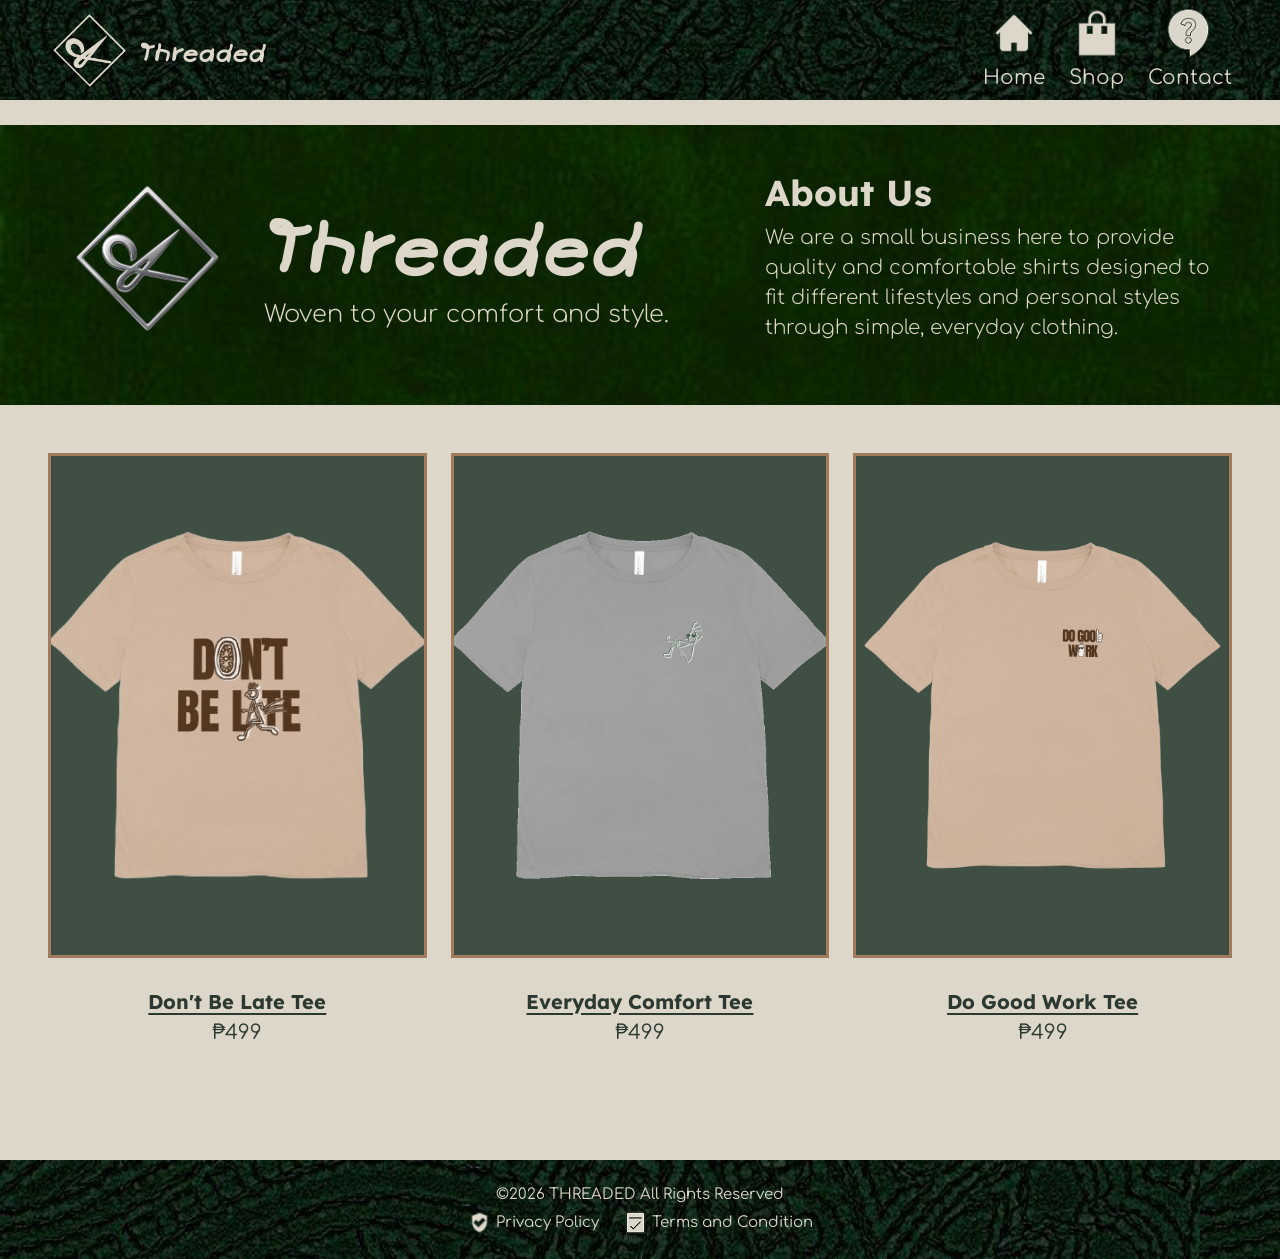
<file: index.html>
<!doctype html>
<html lang="en">

<head>
    <meta charset="utf-8">
    <meta name="viewport" content="width=device-width, initial-scale=1">
    <title>Threaded - Home</title>
    <link href="https://cdn.jsdelivr.net/npm/bootstrap@5.3.3/dist/css/bootstrap.min.css" rel="stylesheet">
    <link rel="preconnect" href="https://fonts.googleapis.com">
    <link rel="preconnect" href="https://fonts.gstatic.com" crossorigin>
    <link
        href="https://fonts.googleapis.com/css2?family=Comfortaa:wght@300;400;700&family=Lexend:wght@300;400;700&family=Tilt+Neon:XROT,YROT@-45..45,-45..45&display=swap"
        rel="stylesheet">
    <link rel="stylesheet" href="css/wifivestyle.css">
</head>
    
<body>

    <header class="site-header py-3">
        <div class="container-fluid px-3 px-md-5 d-flex justify-content-between align-items-center">
            <div class="logo d-flex align-items-center">
                <img src="img/threadedlogo-simplelight.png" alt="Threaded Logo Simple Light" class="me-2" style="width: 83px; height: 83px; object-fit: contain;">
                <span class="logo-text" style="font-family: 'Tilt Neon', sans-serif; font-variation-settings: 'XROT' 13, 'YROT' 45;">Threaded</span>
            </div>
            <nav>
                <ul class="d-flex gap-4 list-unstyled mb-0 text-center">
                    <li>
                        <a href="index.html" class="d-flex flex-column align-items-center text-decoration-none">
                            <img src="img/home-icon-light.png" alt="Navigate to Home" class="nav-icon">
                            Home
                        </a>
                    </li>
                    <li>
                        <a href="index.html#products-section" class="d-flex flex-column align-items-center text-decoration-none">
                            <img src="img/shop-icon-light.png" alt="Navigate to Shop" class="nav-icon">
                            Shop
                        </a>
                    </li>
                    <li>
                        <a href="contact.html" class="d-flex flex-column align-items-center text-decoration-none">
                            <img src="img/contact-icon-light.png" alt="Navigate to Contact Us" class="nav-icon">
                            Contact
                        </a>
                    </li>
                </ul>
            </nav>
        </div>
    </header>

    <main>
        <section class="hero-section">
            <div class="container-fluid px-5">
                <div class="row align-items-center text-center text-xl-start">
                    
                    <div class="col-xl-7 d-flex flex-column flex-xl-row align-items-center justify-content-center justify-content-xl-start">
                        <img src="img/threadedlogo.png" alt="Threaded Logo" class="mb-3 mb-xl-0 me-xl-3" style="width: 200px; height: 200px; object-fit: contain;">
                        <div class="brand-text">
                            <h1 class="brand-title">Threaded</h1>
                            <p class="brand-tagline">Woven to your comfort and style.</p>
                        </div>
                    </div>
        
                    <div class="col-xl-5 mt-5 mt-xl-0 px-4">
                        <h2 class="fw-bold" style="color: #DCD7C9 !important;">About Us</h2>
                        <p class="about-text mx-auto mx-xl-0" style="max-width: 600px;">We are a small business here to provide quality and comfortable shirts
                            designed to fit different lifestyles and personal styles through simple, everyday clothing.
                        </p>
                    </div>
                </div>
            </div>
        </section>

        <section id="products-section" class="products container-fluid px-5 py-5" tabindex="-1">
            <div class="row g-4">
                <article class="col-md-4">
                    <div class="product-card">
                        <img src="img/dontbelate-beige-tee" alt="Don't Be Late Tee"
                            class="product-img-placeholder img-fluid object-fit-cover w-100">
                        <h3 class="product-title mt-3">
                            <a href="solo-product-1.html">Don't Be Late Tee</a>
                        </h3>
                        <p class="product-price">₱499</p>
                    </div>
                </article>
        
                <article class="col-md-4">
                    <div class="product-card">
                        <img src="img/everydaycomfort-gray-tee" alt="Everyday Comfort Tee"
                            class="product-img-placeholder img-fluid object-fit-cover w-100">
                        <h3 class="product-title mt-3">
                            <a href="solo-product-2.html">Everyday Comfort Tee</a>
                        </h3>
                        <p class="product-price">₱499</p>
                    </div>
                </article>
        
                <article class="col-md-4">
                    <div class="product-card">
                        <img src="img/dogoodwork-beige-tee.png" alt="Do Good Work Tee"
                            class="product-img-placeholder img-fluid object-fit-cover w-100">
                        <h3 class="product-title mt-3">
                            <a href="solo-product-3.html">Do Good Work Tee</a>
                        </h3>
                        <p class="product-price">₱499</p>
                    </div>
                </article>
            </div>
        </section>
    </main>

<footer class="site-footer text-center mt-5">
    <div class="container-fluid px-5">
            <p class="mb-1">©2026 THREADED All Rights Reserved</p>
            <div class="d-flex justify-content-center gap-4">
                <a href="privacy.html" class="d-inline-flex align-items-center">
                    <img src="img/privacypolicy-icon-light.png" alt="Privacy Policy Icon" class="footer-icon me-1">
                    Privacy Policy
                </a>
                <a href="terms.html" class="d-inline-flex align-items-center">
                    <img src="img/termsandcondition-icon-light.png" alt="Terms and Condition Icon" class="footer-icon me-1">
                    Terms and Condition
                </a>
            </div>
        </div>
    </footer>

</body>

</html>
</file>
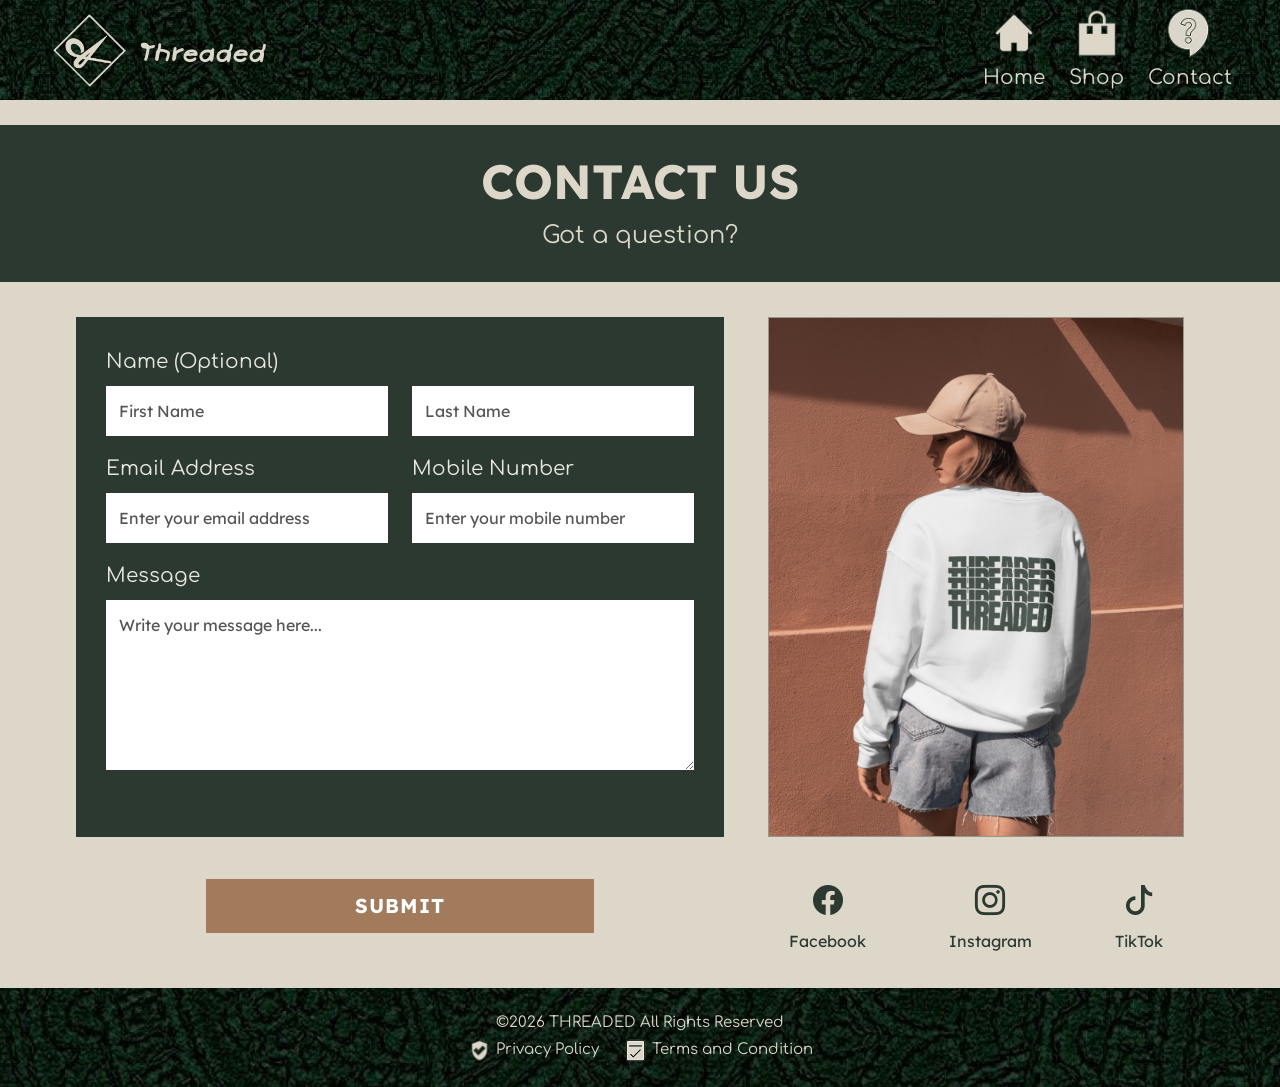
<file: contact.html>
<!DOCTYPE html>
<html lang="en">

<head>
    <meta charset="UTF-8">
    <meta name="viewport" content="width=device-width, initial-scale=1.0">

    <title>Threaded - Contact Us</title>

    <!-- BOOTSTRAP CSS -->
    <link href="https://cdn.jsdelivr.net/npm/bootstrap@5.3.3/dist/css/bootstrap.min.css"
        rel="stylesheet">

    <!-- GOOGLE FONTS -->
    <link rel="preconnect" href="https://fonts.googleapis.com">
    <link rel="preconnect" href="https://fonts.gstatic.com" crossorigin>

    <link href="https://fonts.googleapis.com/css2?family=Comfortaa:wght@300;400;700&family=Lexend:wght@300;400;700&family=Tilt+Neon:XROT,YROT@-45..45,-45..45&display=swap"
        rel="stylesheet">

    <!-- BOOTSTRAP ICONS -->
    <link rel="stylesheet"
        href="https://cdn.jsdelivr.net/npm/bootstrap-icons@1.11.3/font/bootstrap-icons.min.css">


    <style>

        /* =========================================
           GENERAL WEBSITE STYLES
        ========================================= */

        :root {
            --primary-green: #2C3930;
            --secondary-green: #3F4F44;
            --brand-tan: #A27B5C;
            --bg-beige: #DCD7C9;

            --font-heading: 'Lexend', sans-serif;
            --font-body: 'Comfortaa', sans-serif;
            --font-logo: 'Tilt Neon', sans-serif;
        }

        *,
        *::before,
        *::after {
            box-sizing: border-box;
            margin: 0;
            padding: 0;
        }

        html,
        body {
            min-height: 100%;
        }

        body {
            background-color: var(--bg-beige);
            font-family: var(--font-body);
            color: var(--primary-green);

            display: flex;
            flex-direction: column;

            min-height: 100vh;
        }

        .contact-page {
            min-height: 100vh;
            display: flex;
            flex-direction: column;
        }

        main {
            flex-grow: 1;
        }

        h1, h2, h3, h4, h5, h6 {
            font-family: var(--font-heading);
            color: var(--primary-green);
        }

        a {
            color: var(--primary-green);
        }


        /* =========================================
           HEADER AND NAVIGATION
        ========================================= */

        .site-header {
            background-color: rgba(44, 57, 48, 0.85);
            background-image: url('img/headerfooter-bg.jpg');
            background-repeat: repeat;
            background-position: center center;

            color: var(--bg-beige);

            width: 100%;
            height: 100px;

            display: flex;
            align-items: center;

            padding: 15px 0;

            flex-shrink: 0;
        }

        .logo-text {
            font-family: var(--font-logo);
            font-weight: 400;
            font-variation-settings: 'XROT' 13, 'YROT' 45;

            color: var(--bg-beige);
            font-size: 32px;
        }

        .site-header a {
            color: var(--bg-beige);
            text-decoration: none;
            font-size: 20px;
        }

        .site-header a:hover {
            color: var(--brand-tan);
        }

        .nav-icon {
            width: 50px;
            height: 50px;
            margin-bottom: 5px;
            object-fit: contain;
        }


        /* =========================================
           EMPTY BEIGE SPACE
        ========================================= */

        .contact-title {
            width: 100%;
            height: 25px;
            background-color: var(--bg-beige);
        }


        /* =========================================
           CONTACT US HEADING
        ========================================= */

        .contact-subtitle {
            width: 100%;
            background-color: var(--primary-green);
            text-align: center;
            padding: 28px 15px;
        }

        .contact-subtitle h1 {
            font-family: var(--font-heading);
            font-size: 48px;
            font-weight: 700;
            color: var(--bg-beige);
            margin-bottom: 7px;
        }

        .contact-subtitle p {
            font-family: var(--font-body);
            font-size: 24px;
            color: var(--bg-beige);
            margin: 0;
        }


        /* =========================================
           MAIN CONTACT SECTION
        ========================================= */

        .contact-section {
            width: 100%;
            flex-grow: 1;
            padding: 35px 5%;
            background-color: var(--bg-beige);
        }


        /* =========================================
           CONTACT FORM
        ========================================= */

        .contact-form {
            background-color: var(--primary-green);
            padding: 30px;

            height: 520px;
            min-height: 520px;
            width: 100%;
        }

        .contact-form label {
            display: block;
            color: #E8E8DF;

            font-family: var(--font-body);
            font-size: 20px;

            margin-bottom: 9px;
        }


        /* =========================================
           FORM INPUT FIELDS
        ========================================= */

        .contact-form .form-control {
            background-color: #FFFFFF;
            color: var(--primary-green);

            border: none;
            border-radius: 0;

            font-family: var(--font-heading);
            font-size: 16px;

            margin-bottom: 18px;
            padding: 13px;
        }

        .contact-form .form-control::placeholder {
            color: #555555;
            opacity: 1;
        }

        .contact-form .form-control:focus {
            background-color: #FFFFFF;
            color: var(--primary-green);

            box-shadow: 0 0 0 2px var(--brand-tan);
        }

        .contact-form textarea {
            resize: vertical;
            min-height: 130px;
        }


        /* =========================================
           REAL CONTACT IMAGE
           416 X 520 PX
        ========================================= */

        .contact-image {
            display: block;

            width: 416px;
            max-width: 100%;
            height: 520px;

            margin: 0 auto;

            object-fit: cover;
            object-position: center;

            border: 1px solid #99958D;
        }


        /* =========================================
           BOTTOM ACTION ROW
        ========================================= */

        .contact-actions {
            margin-top: 18px;
        }


        /* =========================================
           SUBMIT BUTTON
        ========================================= */

        .submit-btn {
            background-color: var(--brand-tan);
            color: white;

            border: none;
            border-radius: 0;

            width: 60%;
            padding: 12px;

            font-family: var(--font-heading);
            font-size: 20px;
            font-weight: 700;
            letter-spacing: 1px;

            transition: 0.3s;
        }

        .submit-btn:hover {
            background-color: #89694F;
            color: white;
        }

        .submit-btn:active {
            background-color: var(--primary-green) !important;
            color: white !important;
        }


        /* =========================================
           SUBMISSION FEEDBACK
        ========================================= */

        .form-feedback {
            display: none;

            background-color: var(--primary-green);
            color: var(--bg-beige);

            padding: 12px 15px;
            margin-top: 12px;

            font-family: var(--font-body);
            font-size: 16px;
            line-height: 1.6;

            border-left: 4px solid var(--brand-tan);
        }

        .form-feedback.show {
            display: block;
        }


        /* =========================================
           SOCIAL MEDIA LINKS
        ========================================= */

        .social-links {
            display: flex;

            justify-content: space-around;
            align-items: center;

            text-align: center;
        }

        .social-links a {
            color: var(--primary-green);
            text-decoration: none;

            font-family: var(--font-heading);
            font-size: 16px;

            transition: 0.3s;
        }

        .social-links i {
            display: block;

            color: var(--primary-green);

            font-size: 30px;
            margin-bottom: 5px;
        }

        .social-links a:hover,
        .social-links a:hover i {
            color: var(--brand-tan);
        }


        /* =========================================
           FOOTER
        ========================================= */

        .site-footer {
            background-image: url('img/headerfooter-bg.jpg');
            background-size: cover;
            background-position: center;

            margin-top: auto;

            height: auto;
            min-height: 70px;

            display: flex;
            flex-direction: column;
            justify-content: center;

            padding: 1.5rem 0;
            font-size: 15px;

            flex-shrink: 0;
        }

        .site-footer p {
            color: var(--bg-beige);
        }

        .site-footer a {
            color: var(--bg-beige);
            text-decoration: none;
        }

        .site-footer a:hover {
            color: var(--brand-tan);
        }

        .footer-icon {
            width: 25px;
            height: 25px;
            object-fit: contain;
        }


        /* =========================================
           ACCESSIBILITY
        ========================================= */

        a:focus-visible,
        button:focus-visible,
        input:focus-visible,
        textarea:focus-visible {
            outline: 3px solid var(--brand-tan);
            outline-offset: 2px;
        }


        /* =========================================
           TABLET AND MOBILE RESPONSIVENESS
        ========================================= */

        @media (max-width: 768px) {

            .site-header {
                height: 80px;
                padding: 0;
            }

            .site-header .container-fluid {
                flex-direction: row;
                flex-wrap: nowrap;
                padding: 0 10px;
            }

            .site-header .logo img {
                width: 45px !important;
                height: 45px !important;
            }

            .site-header .logo-text {
                font-size: 1.2rem;
            }

            .site-header nav ul {
                gap: 10px;
            }

            .nav-icon {
                width: 25px;
                height: 25px;
            }

            .site-header a {
                font-size: 0.7rem;
            }

            .contact-title {
                height: 18px;
            }

            .contact-subtitle {
                padding: 24px 15px;
            }

            .contact-subtitle h1 {
                font-size: 40px;
            }

            .contact-subtitle p {
                font-size: 20px;
            }

            .contact-section {
                padding: 25px 18px;
            }

            .contact-form {
                padding: 20px;
                height: auto;
                min-height: 480px;
            }

            .contact-image {
                width: min(100%, 416px);
                height: auto;
                aspect-ratio: 4 / 5;
            }

            .submit-btn {
                width: 100%;
            }

            .contact-actions {
                margin-top: 15px;
            }

            .social-links {
                margin-top: 15px;
                margin-bottom: 10px;
            }

            .site-footer {
                padding: 1.5rem 0;
            }
        }


        /* =========================================
           SMALL MOBILE SCREENS
        ========================================= */

        @media (max-width: 480px) {

            .contact-subtitle h1 {
                font-size: 34px;
            }

            .contact-subtitle p {
                font-size: 18px;
            }

            .contact-section {
                padding: 20px 15px;
            }

            .contact-form {
                padding: 18px;
                min-height: auto;
            }

            .contact-image {
                width: min(100%, 416px);
                aspect-ratio: 4 / 5;
                height: auto;
            }

            .social-links a {
                font-size: 16px;
            }

            .social-links i {
                font-size: 26px;
            }

        }

    </style>

</head>


<body>

<div class="contact-page">


    <!-- =========================================
         HEADER AND NAVIGATION
    ========================================= -->

    <header class="site-header py-3">

        <div class="container-fluid px-3 px-md-5 d-flex justify-content-between align-items-center">

            <!-- LOGO -->

            <div class="logo d-flex align-items-center">

                <img src="img/threadedlogo-simplelight.png"
                    alt="Threaded Logo"
                    class="me-2"
                    style="width: 83px; height: 83px; object-fit: contain;">

                <span class="logo-text">
                    Threaded
                </span>

            </div>


            <!-- NAVIGATION -->

            <nav>

                <ul class="d-flex gap-4 list-unstyled mb-0 text-center">

                    <li>
                        <a href="index.html"
                            class="d-flex flex-column align-items-center text-decoration-none">

                            <img src="img/home-icon-light.png"
                                alt="Home"
                                class="nav-icon">

                            Home
                        </a>
                    </li>


                    <li>
                        <a href="index.html#products-section"
                            class="d-flex flex-column align-items-center text-decoration-none">

                            <img src="img/shop-icon-light.png"
                                alt="Shop"
                                class="nav-icon">

                            Shop
                        </a>
                    </li>


                    <li>
                        <a href="contact.html"
                            class="d-flex flex-column align-items-center text-decoration-none">

                            <img src="img/contact-icon-light.png"
                                alt="Contact"
                                class="nav-icon">

                            Contact
                        </a>
                    </li>

                </ul>

            </nav>

        </div>

    </header>



    <!-- =========================================
         EMPTY BEIGE SPACE
    ========================================= -->

    <section class="contact-title"></section>



    <!-- =========================================
         CONTACT US HEADING
    ========================================= -->

    <section class="contact-subtitle">

        <h1>CONTACT US</h1>

        <p>Got a question?</p>

    </section>



    <!-- =========================================
         MAIN CONTACT SECTION
    ========================================= -->

    <main class="contact-section">

        <div class="container-fluid">

            <div class="row g-4 align-items-start">


                <!-- LEFT: CONTACT FORM -->

                <div class="col-md-7">

                    <form class="contact-form" id="contactForm">

                        <div class="row">

                            <!-- FIRST NAME -->

                            <div class="col-md-6">

                                <label for="firstName">
                                    Name (Optional)
                                </label>

                                <input type="text"
                                    class="form-control"
                                    id="firstName"
                                    name="firstName"
                                    placeholder="First Name">

                            </div>


                            <!-- LAST NAME -->

                            <div class="col-md-6">

                                <label for="lastName">
                                    &nbsp;
                                </label>

                                <input type="text"
                                    class="form-control"
                                    id="lastName"
                                    name="lastName"
                                    placeholder="Last Name">

                            </div>


                            <!-- EMAIL ADDRESS -->

                            <div class="col-md-6">

                                <label for="email">
                                    Email Address
                                </label>

                                <input type="email"
                                    class="form-control"
                                    id="email"
                                    name="email"
                                    placeholder="Enter your email address"
                                    required>

                            </div>


                            <!-- MOBILE NUMBER -->

                            <div class="col-md-6">

                                <label for="mobile">
                                    Mobile Number
                                </label>

                                <input type="tel"
                                    class="form-control"
                                    id="mobile"
                                    name="mobile"
                                    placeholder="Enter your mobile number">

                            </div>


                            <!-- MESSAGE -->

                            <div class="col-12">

                                <label for="message">
                                    Message
                                </label>

                                <textarea class="form-control"
                                    id="message"
                                    name="message"
                                    rows="6"
                                    placeholder="Write your message here..."
                                    required></textarea>

                            </div>

                        </div>

                    </form>

                </div>



                <!-- RIGHT: REAL IMAGE -->

                <div class="col-md-5">

                    <img src="img/tshirts-design.png"
                        alt="Threaded T-shirt Designs"
                        class="contact-image">

                </div>

            </div>



            <!-- =========================================
                 SUBMIT BUTTON AND SOCIAL MEDIA
            ========================================= -->

            <div class="row g-4 contact-actions align-items-start">


                <!-- SUBMIT BUTTON -->

                <div class="col-md-7">

                    <div class="text-center">

                        <button type="submit"
                            form="contactForm"
                            class="btn submit-btn">

                            SUBMIT

                        </button>

                    </div>


                    <!-- SUBMISSION NOTIFICATION -->

                    <div class="form-feedback"
                        id="formFeedback"
                        role="status"
                        aria-live="polite">

                    </div>

                </div>



                <!-- SOCIAL MEDIA LINKS -->

                <div class="col-md-5">

                    <div class="social-links">

                        <a href="https://www.facebook.com/"
                            target="_blank"
                            rel="noopener noreferrer">

                            <i class="bi bi-facebook"></i>

                            Facebook

                        </a>


                        <a href="https://www.instagram.com/"
                            target="_blank"
                            rel="noopener noreferrer">

                            <i class="bi bi-instagram"></i>

                            Instagram

                        </a>


                        <a href="https://www.tiktok.com/"
                            target="_blank"
                            rel="noopener noreferrer">

                            <i class="bi bi-tiktok"></i>

                            TikTok

                        </a>

                    </div>

                </div>

            </div>

        </div>

    </main>



    <!-- =========================================
         FOOTER
    ========================================= -->

    <footer class="site-footer text-center">

        <div class="container-fluid px-5">

            <p class="mb-1">
                ©2026 THREADED All Rights Reserved
            </p>

            <div class="d-flex justify-content-center gap-4 flex-wrap">

                <a href="privacy.html"
                    class="d-inline-flex align-items-center">

                    <img src="img/privacypolicy-icon-light.png"
                        alt="Privacy Policy Icon"
                        class="footer-icon me-1">

                    Privacy Policy

                </a>


                <a href="terms.html"
                    class="d-inline-flex align-items-center">

                    <img src="img/termsandcondition-icon-light.png"
                        alt="Terms and Conditions Icon"
                        class="footer-icon me-1">

                    Terms and Condition

                </a>

            </div>

        </div>

    </footer>


</div>



<!-- =========================================
     JAVASCRIPT: CONTACT FORM
========================================= -->

<script>

    const contactForm = document.getElementById("contactForm");

    const formFeedback = document.getElementById("formFeedback");


    contactForm.addEventListener("submit", function(event) {

        event.preventDefault();


        // GET FORM VALUES

        const firstName = document.getElementById("firstName").value.trim();

        const lastName = document.getElementById("lastName").value.trim();

        const email = document.getElementById("email").value.trim();

        const mobile = document.getElementById("mobile").value.trim();

        const message = document.getElementById("message").value.trim();


        // EMAIL RECIPIENT

        const recipient = "hello@examplewebsite142.com";


        // GENERATE INQUIRY REFERENCE NUMBER

        const inquiryNumber = Date.now().toString().slice(-6);


        // EMAIL SUBJECT

        const subject = encodeURIComponent(
            `THREADED-Inquiry [${inquiryNumber}]`
        );


        // EMAIL BODY

        const body = encodeURIComponent(

            "THREADED - CUSTOMER INQUIRY\n\n" +

            "Inquiry Reference: #" + inquiryNumber + "\n\n" +

            "Name: " + firstName + " " + lastName + "\n" +

            "Email Address: " + email + "\n" +

            "Mobile Number: " + (mobile || "Not provided") + "\n\n" +

            "Message:\n" + message

        );


        // DISPLAY NOTIFICATION

        formFeedback.textContent =
            "Your email application will open with a prepared message addressed to " +
            recipient +
            ". Please review your inquiry and click SEND to complete your submission.";

        formFeedback.classList.add("show");


        // CREATE EMAIL LINK

        const mailtoLink =
            "mailto:" + recipient +
            "?subject=" + subject +
            "&body=" + body;


        // INFORM VISITOR BEFORE OPENING EMAIL APPLICATION

        alert(
            "THANK YOU FOR CONTACTING THREADED!\n\n" +
            "Your email application will open with your inquiry already prepared.\n\n" +
            "Recipient: " + recipient + "\n" +
            "Subject: THREADED-Inquiry [" + inquiryNumber + "]\n\n" +
            "Please click SEND in your email application to complete your submission."
        );


        // OPEN DEFAULT EMAIL APPLICATION

        window.location.href = mailtoLink;

    });

</script>



<!-- BOOTSTRAP JAVASCRIPT -->

<script src="https://cdn.jsdelivr.net/npm/bootstrap@5.3.3/dist/js/bootstrap.bundle.min.js">
</script>


</body>

</html>
</file>
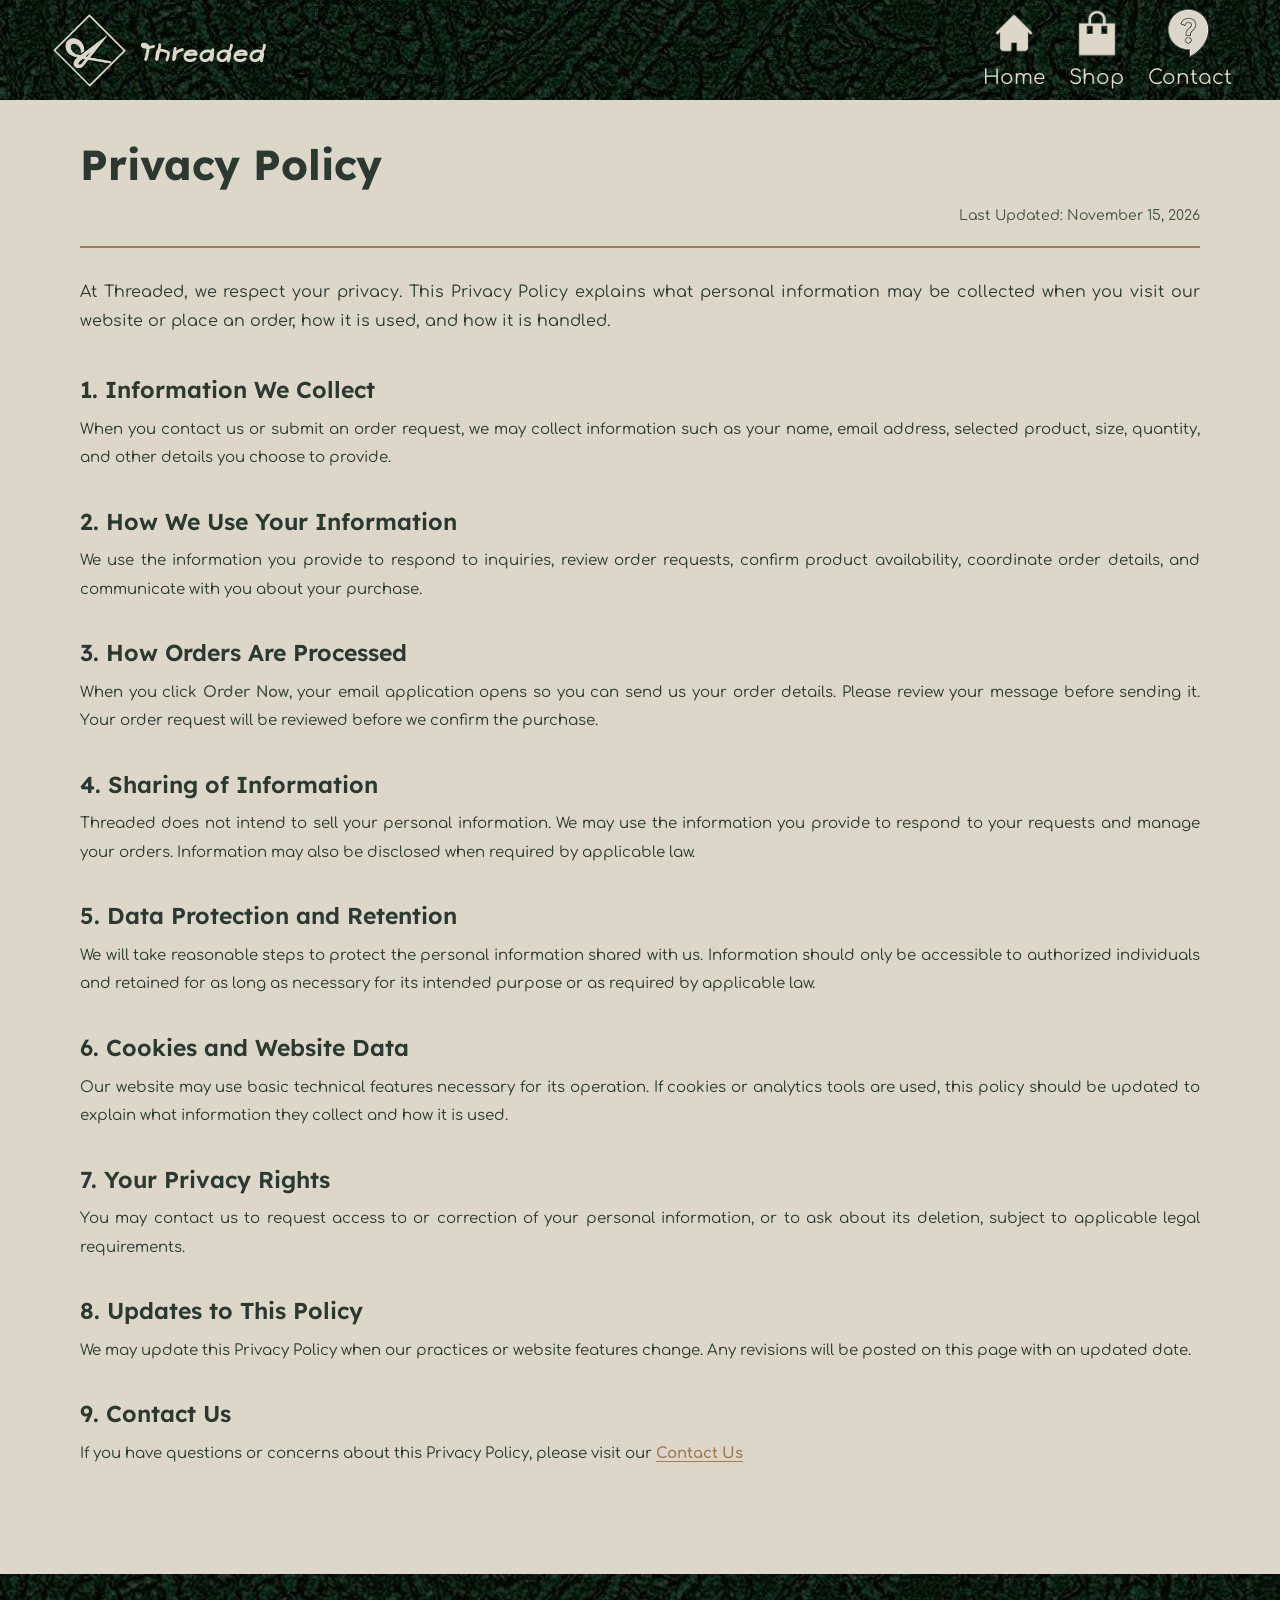
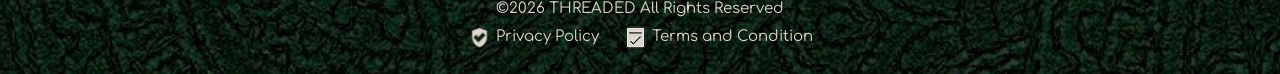
<file: privacy.html>
<!doctype html>
<html lang="en">

<head>
    <meta charset="utf-8">
    <meta name="viewport" content="width=device-width, initial-scale=1">
    <title>Threaded - Privacy Policy</title>

    <!-- Bootstrap -->
    <link href="https://cdn.jsdelivr.net/npm/bootstrap@5.3.3/dist/css/bootstrap.min.css" rel="stylesheet">

    <!-- Google Fonts -->
    <link rel="preconnect" href="https://fonts.googleapis.com">
    <link rel="preconnect" href="https://fonts.gstatic.com" crossorigin>
    <link href="https://fonts.googleapis.com/css2?family=Comfortaa:wght@300;400;700&family=Lexend:wght@300;400;700&family=Tilt+Neon:XROT,YROT@-45..45,-45..45&display=swap"
        rel="stylesheet">

    <style>
        /* THREADED - SHARED WEBSITE CSS */

        :root {
            --primary-green: #2C3930;
            --secondary-green: #3F4F44;
            --brand-tan: #A27B5C;
            --bg-beige: #DCD7C9;

            --font-heading: 'Lexend', sans-serif;
            --font-body: 'Comfortaa', sans-serif;
            --font-logo: 'Tilt Neon', sans-serif;
        }

        *, *::before, *::after {
            box-sizing: border-box;
            margin: 0;
            padding: 0;
        }

        body {
            background-color: var(--bg-beige);
            font-family: var(--font-body);
            color: var(--primary-green);
            display: flex;
            flex-direction: column;
            min-height: 100vh;
        }

        main {
            flex-grow: 1;
        }

        h1, h2, h3, h4, h5, h6 {
            font-family: var(--font-heading);
            color: var(--primary-green);
        }

        a {
            color: var(--primary-green);
        }

        .logo-text {
            font-family: var(--font-logo);
            font-weight: 400;
            font-variation-settings: 'XROT' 13, 'YROT' 45;
            color: #DCD7C9;
            font-size: 32px;
        }

        /* HEADER */

        .site-header {
            background-color: rgba(44, 57, 48, 0.85);
            background-image: url('img/headerfooter-bg.jpg');
            background-repeat: repeat;
            background-position: center center;
            color: #DCD7C9;
            width: 100%;
            height: 100px;
            display: flex;
            align-items: center;
            padding: 15px 0;
        }

        /* FOOTER */

        .site-footer {
            background-image: url('img/headerfooter-bg.jpg');
            background-size: cover;
            background-position: center;
            margin-top: auto;
            height: auto;
            min-height: 70px;
            display: flex;
            flex-direction: column;
            justify-content: center;
            padding: 1.5rem 0;
            font-size: 15px;
        }

        .site-footer p {
            color: #DCD7C9;
        }

        /* ICONS */

        .nav-icon {
            width: 50px;
            height: 50px;
            margin-bottom: 5px;
            object-fit: contain;
        }

        .footer-icon {
            width: 25px;
            height: 25px;
            object-fit: contain;
        }

        .site-header a {
            color: #DCD7C9;
            text-decoration: none;
            font-size: 20px;
        }

        .site-footer a {
            color: #DCD7C9;
            text-decoration: none;
        }

        .site-header a:hover,
        .site-footer a:hover {
            color: var(--brand-tan);
        }

        /* ACCESSIBILITY */

        a:focus-visible,
        button:focus-visible,
        input:focus-visible,
        textarea:focus-visible {
            outline: 3px solid var(--brand-tan);
            outline-offset: 2px;
        }

        .site-header a:focus-visible,
        .site-footer a:focus-visible {
            outline-color: var(--brand-tan);
        }

        /* PRIVACY POLICY PAGE CSS */

        .privacy-main {
            flex-grow: 1;
            width: 100%;
            margin: 40px 0;
            padding: 0 80px;
            box-sizing: border-box;
        }

        .privacy-container {
            width: 100%;
            max-width: none;
            margin: 0;
            padding: 0;
            background: transparent;
            border: none;
            box-shadow: none;
        }

        .privacy-heading {
            text-align: left;
        }

        .privacy-heading h1 {
            font-family: var(--font-heading);
            font-size: 42px;
            font-weight: 700;
            color: var(--primary-green);
            margin-bottom: 15px;
        }

        .privacy-heading .last-updated {
            font-family: var(--font-body);
            font-size: 14px;
            color: var(--secondary-green);
            text-align: end;
            border-bottom: 2px solid var(--brand-tan);
            padding-bottom: 20px;
            margin-bottom: 30px;
        }

        /* INTRODUCTION */

        .privacy-intro {
            font-size: 16px;
            line-height: 1.8;
            margin-bottom: 40px;
            text-align: justify;
        }

        /* SECTION HEADINGS */

        .policy-section h2 {
            font-family: var(--font-heading);
            font-size: 23px;
            font-weight: 600;
            color: var(--primary-green);
            margin-top: 35px;
            margin-bottom: 12px;
            padding-bottom: 0;
            border: 0 !important;
        }

        /* SECTION PARAGRAPHS */

        .policy-section p {
            font-family: var(--font-body);
            font-size: 15px;
            line-height: 1.9;
            color: var(--primary-green);
            margin-bottom: 18px;
            text-align: justify;
        }

        /* REMOVE LINES BETWEEN SECTIONS */

        .policy-section {
            border: 0 !important;
            outline: 0 !important;
            background-image: none !important;
            box-shadow: none !important;
        }

        .policy-section + .policy-section {
            border-top: 0 !important;
        }

        /* EMPHASIZED TEXT */

        .privacy-container strong {
            font-weight: 700;
            color: var(--secondary-green);
        }

        /* LINKS */

        .privacy-container a {
            color: var(--brand-tan);
            font-weight: 700;
            text-decoration: underline;
            text-underline-offset: 3px;
        }

        .privacy-container a:hover {
            color: var(--secondary-green);
        }

        .privacy-container a:focus-visible {
            outline: 3px solid var(--brand-tan);
            outline-offset: 4px;
        }

        /* RESPONSIVE DESIGN */

        @media (max-width: 991px) {
            .privacy-heading h1 {
                font-size: 36px;
            }
        }

        @media (max-width: 768px) {
            .site-header {
                height: 80px;
                padding: 0;
            }

            .site-header .container-fluid {
                flex-direction: row;
                flex-wrap: nowrap;
                padding: 0 10px;
            }

            .site-header .logo img {
                width: 45px !important;
                height: 45px !important;
            }

            .site-header .logo-text {
                font-size: 1.2rem;
            }

            .site-header nav ul {
                gap: 10px;
            }

            .nav-icon {
                width: 25px;
                height: 25px;
            }

            .site-header a {
                font-size: 0.7rem;
            }

            .privacy-main {
                padding: 0 25px;
            }

            .privacy-heading h1 {
                font-size: 32px;
            }

            .policy-section h2 {
                font-size: 20px;
                margin-top: 28px;
            }

            .policy-section p {
                font-size: 14px;
                line-height: 1.8;
            }
        }

        @media (max-width: 480px) {
            .privacy-main {
                padding: 0 18px;
            }

            .privacy-heading h1 {
                font-size: 27px;
            }

            .policy-section h2 {
                font-size: 18px;
            }

            .policy-section p {
                font-size: 13px;
                text-align: left;
            }
        }
    </style>
</head>

<body>

    <!-- HEADER -->

    <header class="site-header py-3">
        <div class="container-fluid px-3 px-md-5 d-flex justify-content-between align-items-center">

            <div class="logo d-flex align-items-center">
                <img src="img/threadedlogo-simplelight.png"
                    alt="Threaded Logo Simple Light"
                    class="me-2"
                    style="width: 83px; height: 83px; object-fit: contain;">

                <span class="logo-text"
                    style="font-family: 'Tilt Neon', sans-serif; font-variation-settings: 'XROT' 13, 'YROT' 45;">
                    Threaded
                </span>
            </div>

            <nav>
                <ul class="d-flex gap-4 list-unstyled mb-0 text-center">

                    <li>
                        <a href="index.html"
                            class="d-flex flex-column align-items-center text-decoration-none">
                            <img src="img/home-icon-light.png"
                                alt="Navigate to Home"
                                class="nav-icon">
                            Home
                        </a>
                    </li>

                    <li>
                        <a href="index.html#products-section"
                            class="d-flex flex-column align-items-center text-decoration-none">
                            <img src="img/shop-icon-light.png"
                                alt="Navigate to Shop"
                                class="nav-icon">
                            Shop
                        </a>
                    </li>

                    <li>
                        <a href="contact.html"
                            class="d-flex flex-column align-items-center text-decoration-none">
                            <img src="img/contact-icon-light.png"
                                alt="Navigate to Contact Us"
                                class="nav-icon">
                            Contact
                        </a>
                    </li>

                </ul>
            </nav>

        </div>
    </header>

    <!-- MAIN: PRIVACY POLICY -->

    <main class="privacy-main">

        <div class="privacy-container">

            <div class="privacy-heading">
                <h1>Privacy Policy</h1>
                <p class="last-updated">
                    Last Updated: November 15, 2026
                </p>
            </div>

            <p class="privacy-intro">
                At Threaded, we respect your privacy. This Privacy Policy explains what personal information may be collected when you visit our website or place an order, how it is used, and how it is handled.
            </p>

            <section class="policy-section">
                <h2>1. Information We Collect</h2>
                <p>
                    When you contact us or submit an order request, we may collect information such as your name, email address, selected product, size, quantity, and other details you choose to provide.
                </p>
            </section>

            <section class="policy-section">
                <h2>2. How We Use Your Information</h2>
                <p>
                    We use the information you provide to respond to inquiries, review order requests, confirm product availability, coordinate order details, and communicate with you about your purchase.
                </p>
            </section>

            <section class="policy-section">
                <h2>3. How Orders Are Processed</h2>
                <p>
                    When you click <strong>Order Now</strong>, your email application opens so you can send us your order details. Please review your message before sending it. Your order request will be reviewed before we confirm the purchase.
                </p>
            </section>

            <section class="policy-section">
                <h2>4. Sharing of Information</h2>
                <p>
                    Threaded does not intend to sell your personal information. We may use the information you provide to respond to your requests and manage your orders. Information may also be disclosed when required by applicable law.
                </p>
            </section>

            <section class="policy-section">
                <h2>5. Data Protection and Retention</h2>
                <p>
                    We will take reasonable steps to protect the personal information shared with us. Information should only be accessible to authorized individuals and retained for as long as necessary for its intended purpose or as required by applicable law.
                </p>
            </section>

            <section class="policy-section">
                <h2>6. Cookies and Website Data</h2>
                <p>
                    Our website may use basic technical features necessary for its operation. If cookies or analytics tools are used, this policy should be updated to explain what information they collect and how it is used.
                </p>
            </section>

            <section class="policy-section">
                <h2>7. Your Privacy Rights</h2>
                <p>
                    You may contact us to request access to or correction of your personal information, or to ask about its deletion, subject to applicable legal requirements.
                </p>
            </section>

            <section class="policy-section">
                <h2>8. Updates to This Policy</h2>
                <p>
                    We may update this Privacy Policy when our practices or website features change. Any revisions will be posted on this page with an updated date.
                </p>
            </section>

            <section class="policy-section">
                <h2>9. Contact Us</h2>
                <p>
                    If you have questions or concerns about this Privacy Policy, please visit our
                    <a href="contact.html">Contact Us</a>
                </p>
            </section>
            
        </div>

    </main>

    <!-- FOOTER -->

    <footer class="site-footer text-center mt-5">

        <div class="container-fluid px-5">

            <p class="mb-1">©2026 THREADED All Rights Reserved</p>

            <div class="d-flex justify-content-center gap-4">

                <a href="privacy.html" class="d-inline-flex align-items-center">
                    <img src="img/privacypolicy-icon-light.png"
                        alt="Privacy Policy Icon"
                        class="footer-icon me-1">
                    Privacy Policy
                </a>

                <a href="terms.html" class="d-inline-flex align-items-center">
                    <img src="img/termsandcondition-icon-light.png"
                        alt="Terms and Condition Icon"
                        class="footer-icon me-1">
                    Terms and Condition
                </a>

            </div>

        </div>

    </footer>

</body>
</html>


</html>
</file>
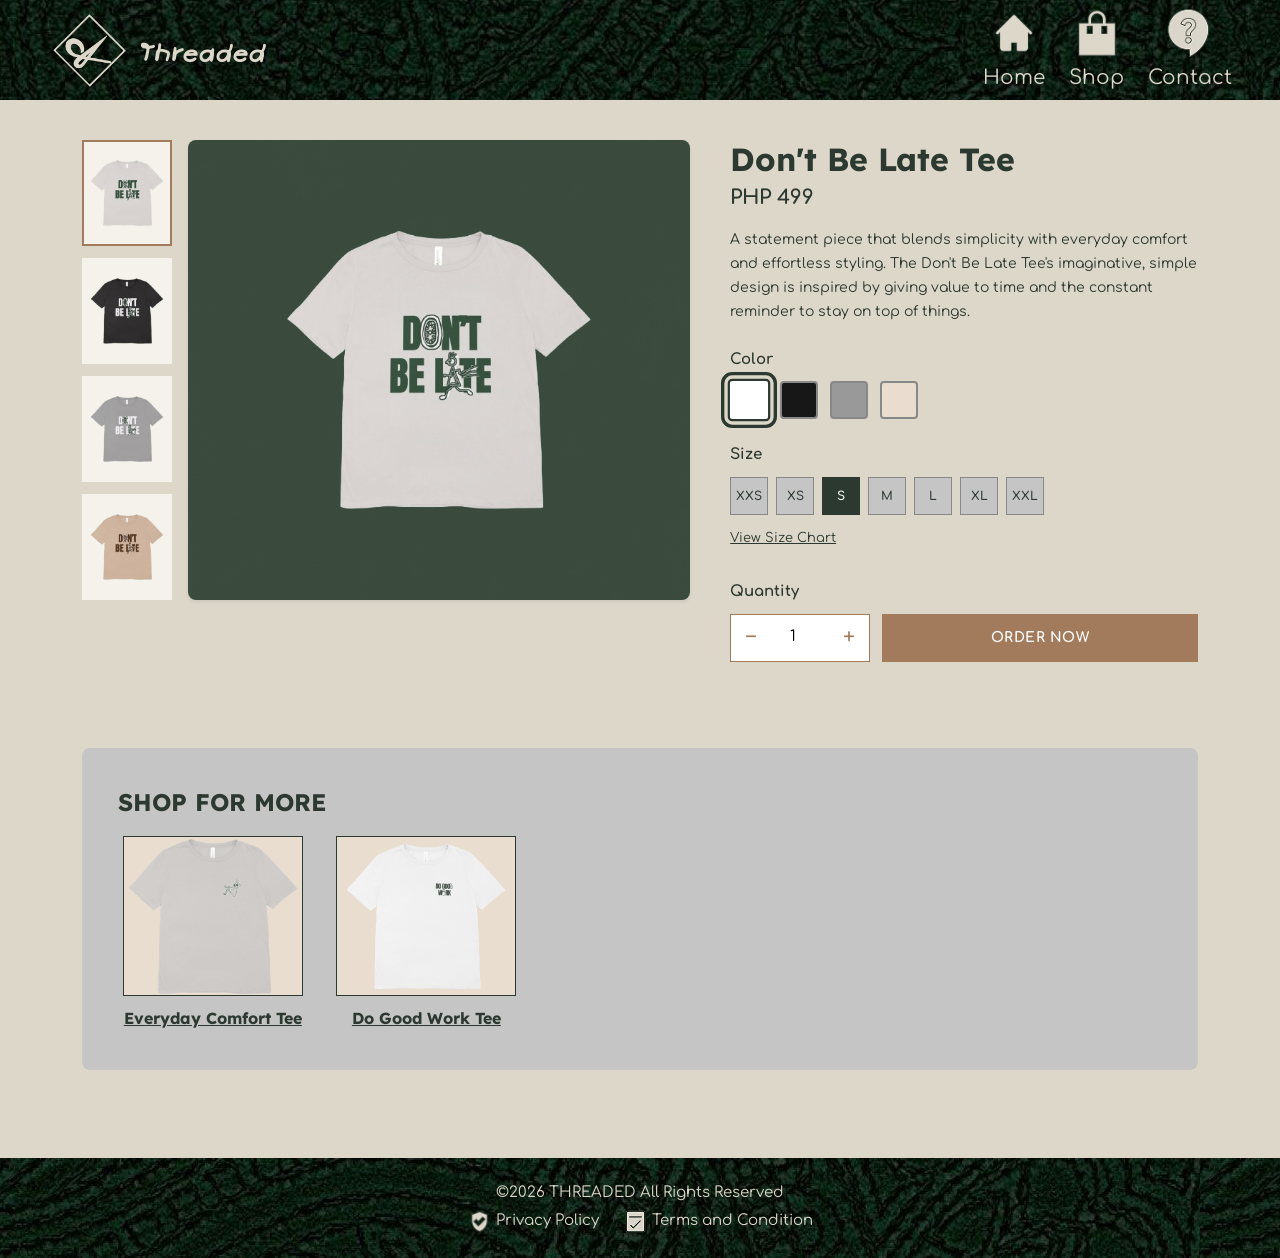
<file: solo-product-1.html>
<!-- THREADED - solo product page html-->
<!doctype html>
<html lang="en">

<head>
    <meta charset="utf-8">
    <meta name="viewport" content="width=device-width, initial-scale=1">
    <title>Threaded - Don't Be Late Tee</title>

    <!-- bootstrap css -->
    <link href="https://cdn.jsdelivr.net/npm/bootstrap@5.3.3/dist/css/bootstrap.min.css" rel="stylesheet">

    <!-- Google Fonts -->
    <link rel="preconnect" href="https://fonts.googleapis.com">
    <link rel="preconnect" href="https://fonts.gstatic.com" crossorigin>
    <link href="https://fonts.googleapis.com/css2?family=Comfortaa:wght@300;400;700&family=Lexend:wght@300;400;700&family=Tilt+Neon:XROT,YROT@-45..45,-45..45&display=swap" rel="stylesheet">

    <!-- embedded solo product css -->
    <style>
        :root {
            --product-dark: #2C3930;
            --product-green: #3F4F44;
            --product-brown: #A27B5C;
            --product-beige: #DCD7C9;
            --product-gray: #C5C5C5;
            --product-white: #F5F2EB;
        }

        body.product-page {
            background-color: var(--product-beige) !important;
            color: var(--product-dark) !important;
            font-family: 'Comfortaa', sans-serif !important;
            margin: 0;
            padding: 0;
        }

        .product-page h1, 
        .product-page h2, 
        .product-page h3, 
        .product-page h4, 
        .product-page h5, 
        .product-page h6 {
            font-family: 'Lexend', sans-serif !important;
        }

        /* header and footer */
		.product-page .site-header {
		    background-image: url('img/headerfooter-bg.jpg');
		    background-size: cover;
		    background-position: center;
		    background-repeat: no-repeat;
		    color: #DCD7C9;
		    width: 100%;
		    height: 100px;
		    display: flex;
		    align-items: center;
		}
		
		.product-page .site-footer {
		    background-image: url('img/headerfooter-bg.jpg');
		    margin-top: auto;
		    height: auto; 
		    min-height: 70px;
		    display: flex;
		    flex-direction: column;
		    justify-content: center;
		    padding: 1.5rem 0;
		    font-size: 15px;
		}
		
		.product-page .site-footer p {
		    color: #DCD7C9;
		}
		
		.product-page .nav-icon {
		    width: 50px;
		    height: 50px; 
		    margin-bottom: 5px;
		    object-fit: contain;
		}
		
		.product-page .footer-icon {
		    width: 25px;
		    height: 25px;
		    object-fit: contain;
		}

		.product-page .logo-text {
            font-size: 32px;
        }
		
		.product-page .site-header a {
		    color: #DCD7C9;
		    text-decoration: none;
		    font-size: 20px;
		}
		
		.product-page .site-footer a {
		    color: #DCD7C9;
		    text-decoration: none;
		}
		
		.product-page .site-header a:hover, 
		.product-page .site-footer a:hover {
		    color: var(--product-brown) !important;
		}

        /* Product Main Layout */
        .product-page .product-section {
            padding: 40px 0;
        }

        .product-page .product-layout-grid {
            display: grid;
            grid-template-columns: 1.3fr 1fr;
            gap: 40px;
            align-items: start;
            width: 100%;
        }

        .product-page .gallery-layout-grid {
            display: grid;
            grid-template-columns: 90px 1fr;
            gap: 16px;
            align-items: stretch;
            width: 100%;
        }

        .product-page .product-details-box {
            width: 100%;
        }

        /* Thumbnails Column */
        .product-page .thumbnail-list {
            display: flex;
            flex-direction: column;
            justify-content: space-between;
            height: 100%;
        }

        .product-page .thumbnail-button {
            width: 100%;
            height: calc((460px - 36px) / 4);
            max-width: 90px;
            padding: 4px;
            border: 2px solid transparent;
            background-color: var(--product-white);
            cursor: pointer;
            overflow: hidden;
            transition: border-color 0.2s ease;
        }

        .product-page .thumbnail-button.active,
        .product-page .thumbnail-button:hover {
            border-color: var(--product-brown);
        }

        .product-page .thumbnail-button img {
            width: 100%;
            height: 100%;
            object-fit: contain;
        }

        /* Main Image Display Box */
        .product-page .main-product-image-box {
            display: flex;
            justify-content: center;
            align-items: center;
            width: 100%;
            height: 460px;
            background: linear-gradient(rgba(63, 79, 68, 0.9), rgba(63, 79, 68, 0.9)), url('img/herosection-bg.jpg') no-repeat center center !important;
            background-size: cover !important;
            border-radius: 8px;
            padding: 2rem;
        }

        .product-page .main-product-image-box img {
            max-width: 100%;
            max-height: 400px;
            object-fit: contain;
            transition: opacity 0.2s ease-in-out;
        }

        /* Product Details Info */
        .product-page .product-heading {
            font-size: 32px;
            font-weight: 700;
            color: var(--product-dark);
            margin-bottom: 5px;
        }

        .product-page .product-cost {
            font-size: 20px;
            font-weight: 700;
            color: var(--product-dark);
            margin-bottom: 15px;
        }

        .product-page .product-description {
            font-size: 14px;
            line-height: 1.7;
            color: var(--product-dark);
            margin-bottom: 25px;
        }

        /* options */
        .product-page .option-label {
            font-weight: 700;
            font-size: 15px;
            margin-bottom: 10px;
            color: var(--product-dark);
            display: block;
        }

        /* square shape color swatches */
        .product-page .color-options {
            display: flex;
            gap: 12px;
            align-items: center;
            margin-bottom: 25px;
        }

        .product-page .color-options input[type="radio"] {
            display: none;
        }

        .product-page .color-options label.color-swatch {
            display: inline-block !important;
            width: 38px !important;
            height: 38px !important;
            border-radius: 4px !important;
            cursor: pointer !important;
            border: 2px solid #888 !important;
            transition: transform 0.2s ease, outline 0.2s ease, border-color 0.2s ease !important;
        }

        .product-page .white-swatch { background-color: #FFFFFF !important; }
        .product-page .black-swatch { background-color: #171717 !important; }
        .product-page .gray-swatch  { background-color: #999999 !important; }
        .product-page .beige-swatch { background-color: #E9DDD0 !important; }

        .product-page .color-options input[type="radio"]:checked + .color-swatch {
            outline: 3px solid #2c3930 !important;
            outline-offset: 3px !important;
            border-color: #2c3930 !important;
            transform: scale(1.12) !important;
            border-radius: 4px !important;
        }

        /* size selector */
        .product-page .size-options {
            display: flex;
            flex-wrap: wrap;
            gap: 8px;
            margin-bottom: 10px;
        }

        .product-page .size-radio {
            display: none;
        }

        .product-page .size-options label {
            display: flex;
            align-items: center;
            justify-content: center;
            width: 38px;
            height: 38px;
            background-color: var(--product-gray);
            color: var(--product-dark);
            border: 1px solid #888;
            font-size: 12px;
            font-weight: 600;
            cursor: pointer;
            transition: 0.2s ease;
        }

        .product-page .size-options label:hover {
            background-color: var(--product-brown);
            color: #FFF;
        }

        .product-page .size-radio:checked + label {
            background-color: var(--product-dark);
            color: #FFF;
            border-color: var(--product-dark);
        }

        .product-page .size-chart-link {
            background: none;
            border: none;
            padding: 0;
            color: var(--product-dark);
            text-decoration: underline;
            font-size: 13px;
            cursor: pointer;
            margin-bottom: 25px;
            display: inline-block;
        }

        .product-page .size-chart-link:hover {
            color: var(--product-brown);
        }

        /* Quantity & Order Row */
        .product-page .quantity-order-row {
            display: flex;
            gap: 12px;
            align-items: stretch;
            margin-bottom: 10px;
        }

        .product-page .quantity-control {
            display: flex;
            width: 140px;
            height: 48px;
            background-color: #FFF;
            border: 1px solid var(--product-brown);
        }

        .product-page .quantity-control button {
            flex: 0 0 40px;
            background: #FFF;
            border: none;
            color: var(--product-brown);
            font-size: 22px;
            cursor: pointer;
        }

        .product-page .quantity-control button:hover {
            background-color: var(--product-beige);
        }

        .product-page .quantity-control input {
            flex: 1;
            border: none;
            text-align: center;
            font-size: 15px;
            outline: none;
            background: transparent;
        }

        .product-page .order-button {
			display: inline-flex;
			align-items: center;
			justify-content: center;
            flex: 1;
            height: 48px;
            background-color: var(--product-brown);
            border: none;
            color: #FFF;
            font-weight: 700;
            font-size: 14px;
            letter-spacing: 0.5px;
            cursor: pointer;
            transition: background-color 0.2s ease;
        }

        .product-page .order-button:hover {
            background-color: var(--product-dark);
        }

        .product-page .order-feedback {
            font-size: 13px;
            font-weight: 600;
            min-height: 20px;
            color: var(--product-green);
            margin-top: 5px;
        }

        /* shop for more */
        .product-page .shop-more-section {
            padding: 40px 0;
            background-color: var(--product-gray);
            margin-top: 40px;
            border-radius: 8px;
        }

        .product-page .shop-more-title {
            font-size: 24px;
            font-weight: 700;
            margin-bottom: 20px;
            color: var(--product-dark);
        }

        .product-page .related-products-grid {
            display: grid;
            grid-template-columns: repeat(auto-fill, minmax(180px, 1fr));
            gap: 24px;
        }

		.product-page .related-product-link {
		    display: flex;
		    flex-direction: column;
		    align-items: center;
		    gap: 10px;
		    color: var(--product-dark);
		    text-decoration: underline; 
		    font-weight: 700 !important;
		    transition: color 0.3s ease;
		}
		
		.product-page .related-product-link:hover {
		    color: var(--product-brown); 
		}
		.product-page .related-product-link span {
		    font-weight: 700 !important;
		    font-family: 'Lexend', sans-serif;
		}

        .product-page .related-product-image {
            width: 100%;
            max-width: 180px;
            height: 160px;
            object-fit: cover;
            border: 1px solid var(--product-dark);
            background-color: #E9DDD0;
        }

        /* Size Chart Modal */
        .product-page .size-modal {
            background-color: var(--product-beige);
            color: var(--product-dark);
        }

        .product-page .size-modal .modal-header {
            border-bottom: 1px solid var(--product-brown);
        }

        .product-page .size-modal .table th {
            background-color: var(--product-green);
            color: #FFF;
        }

        .product-page .size-modal .table td {
            background-color: var(--product-white);
        }

        @media (max-width: 991.98px) {
            .product-page .product-layout-grid {
                grid-template-columns: 1fr;
            }
        }

		@media (max-width: 768px) {
            .product-page .site-header {
                height: 80px;
                padding: 0;
            }

            .product-page .site-header .container {
                flex-direction: row;
                flex-wrap: nowrap;
                padding: 0 10px;
            }

            .product-page .site-header .logo img {
                width: 45px; 
                height: 45px;
            }
            
            .product-page .site-header .logo-text {
                font-size: 1.2rem; 
            }

            .product-page .site-header nav ul {
                gap: 10px;
            }

            .product-page .nav-icon {
                width: 25px;
                height: 25px;
            }

            .product-page .site-header a {
                font-size: 0.7rem;
            }
        }

        @media (max-width: 576px) {
        }
    </style>
</head>

<body class="product-page">

    <!-- header -->
    <header class="site-header py-3">
        <div class="container-fluid px-3 px-md-5 d-flex justify-content-between align-items-center">
            <div class="logo d-flex align-items-center">
                <img src="img/threadedlogo-simplelight.png" alt="Threaded Logo Simple Light" class="me-2" style="width: 83px; height: 83px; object-fit: contain;">
                <span class="logo-text" style="font-family: 'Tilt Neon', sans-serif; font-variation-settings: 'XROT' 13, 'YROT' 45;">Threaded</span>
            </div>
            <nav>
                <ul class="d-flex gap-4 list-unstyled mb-0 text-center">
                    <li>
                        <a href="index.html" class="d-flex flex-column align-items-center text-decoration-none">
                            <img src="img/home-icon-light.png" alt="Navigate to Home" class="nav-icon">
                            Home
                        </a>
                    </li>
                    <li>
                        <a href="index.html#products-section" class="d-flex flex-column align-items-center text-decoration-none">
                            <img src="img/shop-icon-light.png" alt="Navigate to Shop" class="nav-icon">
                            Shop
                        </a>
                    </li>
                    <li>
                        <a href="contact.html" class="d-flex flex-column align-items-center text-decoration-none">
                            <img src="img/contact-icon-light.png" alt="Navigate to Contact Us" class="nav-icon">
                            Contact
                        </a>
                    </li>
                </ul>
            </nav>
        </div>
    </header>

    <!-- main content -->
    <main class="product-section">
        <div class="container">
            <div class="product-layout-grid">

                <!-- the left column gallery -->
                <div class="gallery-layout-grid">
					<!-- thumbnails -->
					<div class="thumbnail-list">
					    <button type="button" class="thumbnail-button active" data-image="img/dontbelate-white-tee" data-alt="Don't Be Late Tee in White" aria-label="View white shirt">
					        <img src="img/dontbelate-white-tee" alt="White Tee thumbnail">
					    </button>
					    <button type="button" class="thumbnail-button" data-image="img/dontbelate-black-tee" data-alt="Don't Be Late Tee in Black" aria-label="View black shirt">
					        <img src="img/dontbelate-black-tee" alt="Black Tee thumbnail">
					    </button>
					    <button type="button" class="thumbnail-button" data-image="img/dontbelate-gray-tee" data-alt="Don't Be Late Tee in Gray" aria-label="View gray shirt">
					        <img src="img/dontbelate-gray-tee" alt="Gray Tee thumbnail">
					    </button>
					    <button type="button" class="thumbnail-button" data-image="img/dontbelate-beige-tee" data-alt="Don't Be Late Tee in Beige" aria-label="View beige shirt">
					        <img src="img/dontbelate-beige-tee" alt="Beige Tee thumbnail">
					    </button>
					</div>
					
					<!-- main display -->
					<div class="main-product-image-box shadow-sm">
					    <img id="mainProductImage" src="img/dontbelate-white-tee" alt="Don't Be Late Tee in White">
					</div>
                </div>

                <!-- right cloumn that displays product details -->
                <div class="product-details-box">
                    <h1 class="product-heading">Don't Be Late Tee</h1>
                    <p class="product-cost">PHP 499</p>
                    <p class="product-description">
                        A statement piece that blends simplicity with everyday comfort and effortless styling. The Don't Be Late Tee's imaginative, simple design is inspired by giving value to time and the constant reminder to stay on top of things.
                    </p>

                    <!-- square shaped swatches for color selection -->
                    <div class="mb-3">
                        <span class="option-label">Color</span>
						<div class="color-options">
						    <input type="radio" name="color" id="color-white" value="White" data-image="img/dontbelate-white-tee" checked>
						    <label for="color-white" class="color-swatch white-swatch" title="White"><span class="visually-hidden">White</span></label>
						
						    <input type="radio" name="color" id="color-black" value="Black" data-image="img/dontbelate-black-tee">
						    <label for="color-black" class="color-swatch black-swatch" title="Black"><span class="visually-hidden">Black</span></label>
						
						    <input type="radio" name="color" id="color-gray" value="Gray" data-image="img/dontbelate-gray-tee">
						    <label for="color-gray" class="color-swatch gray-swatch" title="Gray"><span class="visually-hidden">Gray</span></label>
						
						    <input type="radio" name="color" id="color-beige" value="Beige" data-image="img/dontbelate-beige-tee">
						    <label for="color-beige" class="color-swatch beige-swatch" title="Beige"><span class="visually-hidden">Beige</span></label>
						</div>
                    </div>

                    <!-- SIZE SELECTION -->
                    <div class="mb-2">
                        <span class="option-label">Size</span>
                        <div class="size-options">
                            <input type="radio" name="size" id="size-xxs" value="XXS" class="size-radio"><label for="size-xxs">XXS</label>
                            <input type="radio" name="size" id="size-xs" value="XS" class="size-radio"><label for="size-xs">XS</label>
                            <input type="radio" name="size" id="size-s" value="S" class="size-radio" checked><label for="size-s">S</label>
                            <input type="radio" name="size" id="size-m" value="M" class="size-radio"><label for="size-m">M</label>
                            <input type="radio" name="size" id="size-l" value="L" class="size-radio"><label for="size-l">L</label>
                            <input type="radio" name="size" id="size-xl" value="XL" class="size-radio"><label for="size-xl">XL</label>
                            <input type="radio" name="size" id="size-xxl" value="XXL" class="size-radio"><label for="size-xxl">XXL</label>
                        </div>
                        <button type="button" class="size-chart-link" data-bs-toggle="modal" data-bs-target="#sizeChartModal">View Size Chart</button>
                    </div>

                    <!-- quantity and order row -->
                    <div>
                        <label for="quantity" class="option-label">Quantity</label>
                        <div class="quantity-order-row">
                            <div class="quantity-control">
                                <button type="button" id="decreaseQuantity" aria-label="Decrease quantity">−</button>
                                <input type="number" id="quantity" value="1" min="1" max="99" step="1" aria-label="Quantity">
                                <button type="button" id="increaseQuantity" aria-label="Increase quantity">+</button>
                            </div>
							<button type="button" id="orderButton" class="order-button">ORDER NOW</button>
                        </div>
                        <p id="orderFeedback" class="order-feedback" role="status" aria-live="polite"></p>
                    </div>
                </div>

            </div>

            <!-- shop for more selection option -->
            <section class="shop-more-section px-4">
                <div class="container">
                    <h2 class="shop-more-title">SHOP FOR MORE</h2>
					<div class="related-products-grid">
					    <a href="solo-product-2.html" class="related-product-link">
					        <img src="img/everydaycomfort-white-tee" alt="Everyday Comfort Tee" class="related-product-image">
					        <span>Everyday Comfort Tee</span>
					    </a>
					    <a href="solo-product-3.html" class="related-product-link">
					        <img src="img/dogoodwork-white-tee.png" alt="Do Good Work Tee" class="related-product-image">
					        <span>Do Good Work Tee</span>
					    </a>
					</div>
                </div>
            </section>
        </div>
    </main>

    <!-- the size chart modal -->
    <div class="modal fade" id="sizeChartModal" tabindex="-1" aria-labelledby="sizeChartTitle" aria-hidden="true">
        <div class="modal-dialog modal-dialog-centered">
            <div class="modal-content size-modal">
                <div class="modal-header">
                    <h2 class="modal-title fs-5" id="sizeChartTitle">Don't Be Late Tee – Size Chart</h2>
                    <button type="button" class="btn-close" data-bs-dismiss="modal" aria-label="Close"></button>
                </div>
                <div class="modal-body">
                    <p>Please refer to the official shirt measurements before choosing your size.</p>
                    <div class="table-responsive">
                        <table class="table table-bordered text-center">
                            <thead>
                                <tr>
                                    <th scope="col">Size</th>
                                    <th scope="col">Chest</th>
									<th scope="col">Waist</th>
									<th scope="col">Hips</th>
                                </tr>
                            </thead>
                            <tbody>
                                <tr><th scope="row">XXS</th><td>33</td><td>26</td><td>34</td></tr>
                                <tr><th scope="row">XS</th><td>35</td><td>28</td><td>35</td></tr>
                                <tr><th scope="row">S</th><td>36</td><td>30</td><td>37</td></tr>
                                <tr><th scope="row">M</th><td>38</td><td>32</td><td>39</td></tr>
                                <tr><th scope="row">L</th><td>40</td><td>35</td><td>40</td></tr>
                                <tr><th scope="row">XL</th><td>42</td><td>37</td><td>42</td></tr>
                                <tr><th scope="row">XXL</th><td>43</td><td>39</td><td>44</td></tr>
                            </tbody>
                        </table>
                    </div>
                </div>
            </div>
        </div>
    </div>

    <!-- footer -->
    <footer class="site-footer text-center mt-5">
        <div class="container-fluid px-5">
            <p class="mb-1">©2026 THREADED All Rights Reserved</p>
            <div class="d-flex justify-content-center gap-4">
                <a href="privacy.html" class="d-inline-flex align-items-center">
                    <img src="img/privacypolicy-icon-light.png" alt="Privacy Policy Icon" class="footer-icon me-1">
                    Privacy Policy
                </a>
                <a href="terms.html" class="d-inline-flex align-items-center">
                    <img src="img/termsandcondition-icon-light.png" alt="Terms and Condition Icon" class="footer-icon me-1">
                    Terms and Condition
                </a>
            </div>
        </div>
    </footer>

    <!-- bootstrap js -->
    <script src="https://cdn.jsdelivr.net/npm/bootstrap@5.3.3/dist/js/bootstrap.bundle.min.js"></script>

    <!-- product interactivity java script-->
    <script>
        document.addEventListener('DOMContentLoaded', function () {
            const mainImage = document.getElementById('mainProductImage');
            const thumbnailButtons = document.querySelectorAll('.thumbnail-button');
            const colorRadios = document.querySelectorAll('input[name="color"]');
            
            const decreaseBtn = document.getElementById('decreaseQuantity');
            const increaseBtn = document.getElementById('increaseQuantity');
            const quantityInput = document.getElementById('quantity');
            const orderButton = document.getElementById('orderButton');
            const orderFeedback = document.getElementById('orderFeedback');

            if (!mainImage) return;

            function updateProductDisplay(imageSrc, altText, selectedColorName) {
                mainImage.style.opacity = '0.4';
                setTimeout(() => {
                    mainImage.src = imageSrc;
                    mainImage.alt = altText;
                    mainImage.style.opacity = '1';
                }, 120);

                thumbnailButtons.forEach(btn => {
                    const btnImage = btn.getAttribute('data-image');
                    if (btnImage === imageSrc || btnImage.trim() === imageSrc.trim()) {
                        btn.classList.add('active');
                    } else {
                        btn.classList.remove('active');
                    }
                });

                if (selectedColorName) {
                    const matchingRadio = document.querySelector(`input[name="color"][value="${selectedColorName}"]`);
                    if (matchingRadio) matchingRadio.checked = true;
                }
            }

            thumbnailButtons.forEach(button => {
                button.addEventListener('click', function () {
                    const img = this.getAttribute('data-image');
                    const alt = this.getAttribute('data-alt') || "Product Image";
                    
                    let colorName = 'White';
                    const lowerImg = img.toLowerCase();
                    if (lowerImg.includes('black')) colorName = 'Black';
                    else if (lowerImg.includes('gray')) colorName = 'Gray';
                    else if (lowerImg.includes('beige')) colorName = 'Beige';

                    updateProductDisplay(img, alt, colorName);
                });
            });

            colorRadios.forEach(radio => {
                radio.addEventListener('change', function () {
                    if (this.checked) {
                        const img = this.getAttribute('data-image');
                        const colorValue = this.value;
                        const alt = `Don't Be Late Tee in ${colorValue}`;
                        updateProductDisplay(img, alt, null);
                    }
                });
            });

            if (decreaseBtn && quantityInput) {
                decreaseBtn.addEventListener('click', function () {
                    let currentValue = parseInt(quantityInput.value) || 1;
                    if (currentValue > 1) quantityInput.value = currentValue - 1;
                });
            }

            if (increaseBtn && quantityInput) {
                increaseBtn.addEventListener('click', function () {
                    let currentValue = parseInt(quantityInput.value) || 1;
                    if (currentValue < 99) quantityInput.value = currentValue + 1;
                });
            }

            if (orderButton && quantityInput && orderFeedback) {
				orderButton.addEventListener('click', function (event) {
				event.preventDefault();

				const selectedColorRadio = document.querySelector('input[name="color"]:checked');
				const selectedSizeRadio = document.querySelector('input[name="size"]:checked');
        
				const selectedColor = selectedColorRadio ? selectedColorRadio.value : 'Default';
				const selectedSize = selectedSizeRadio ? selectedSizeRadio.value : 'S';
				const qty = quantityInput.value;

				const titleElement = document.querySelector('h1');
				const productName = titleElement ? titleElement.textContent.trim() : "Don't Be Late Tee";

				const recipient = 'orders@examplewebsite142.com';
				const subject = `Order Inquiry: ${productName} (${selectedColor} - ${selectedSize})`;
				const body = `Good day!\n\n` +
					`I would like to place an order for the following products:\n` +
					`• Product: ${productName}\n` +
					`• Color: ${selectedColor}\n` +
					`• Size: ${selectedSize}\n` +
					`• Quantity: ${qty}\n\n` +
					`Here are the contact details:\n` +
					`Full Name: \n` +
					`Shipping Address: \n` +
					`Contact Number: \n\n` +
					`Thank you!`;

      			window.location.href = `mailto:${recipient}?subject=${encodeURIComponent(subject)}&body=${encodeURIComponent(body)}`;
				});
            }
        });
  </script>
</body>

</html>
</file>
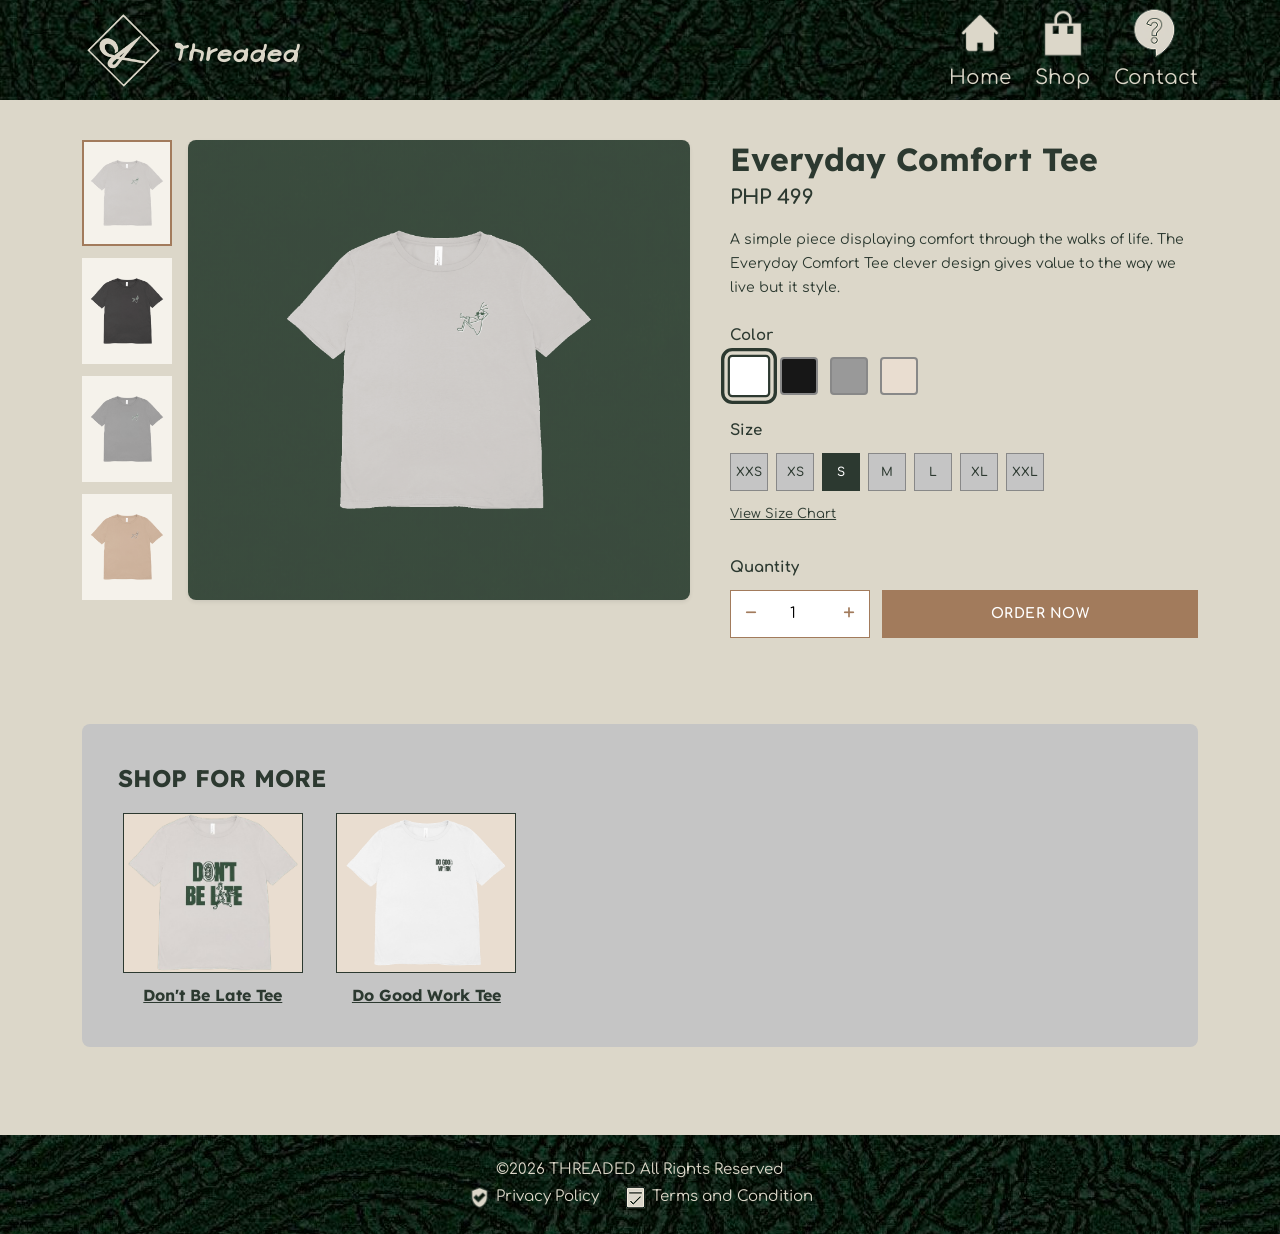
<file: solo-product-2.html>
<!-- THREADED - solo product page html-->
<!doctype html>
<html lang="en">

<head>
    <meta charset="utf-8">
    <meta name="viewport" content="width=device-width, initial-scale=1">
    <title>Threaded - Everyday Comfort Tee</title>

    <!-- bootstrap css -->
    <link href="https://cdn.jsdelivr.net/npm/bootstrap@5.3.3/dist/css/bootstrap.min.css" rel="stylesheet">

    <!-- Google Fonts -->
    <link rel="preconnect" href="https://fonts.googleapis.com">
    <link rel="preconnect" href="https://fonts.gstatic.com" crossorigin>
    <link href="https://fonts.googleapis.com/css2?family=Comfortaa:wght@300;400;700&family=Lexend:wght@300;400;700&family=Tilt+Neon:XROT,YROT@-45..45,-45..45&display=swap" rel="stylesheet">

    <!-- embedded solo product css -->
    <style>
        :root {
            --product-dark: #2C3930;
            --product-green: #3F4F44;
            --product-brown: #A27B5C;
            --product-beige: #DCD7C9;
            --product-gray: #C5C5C5;
            --product-white: #F5F2EB;
        }

        body.product-page {
            background-color: var(--product-beige) !important;
            color: var(--product-dark) !important;
            font-family: 'Comfortaa', sans-serif !important;
            margin: 0;
            padding: 0;
        }

        .product-page h1, 
        .product-page h2, 
        .product-page h3, 
        .product-page h4, 
        .product-page h5, 
        .product-page h6 {
            font-family: 'Lexend', sans-serif !important;
        }

        /* header and footer */
		.product-page .site-header {
		    background-image: url('img/headerfooter-bg.jpg');
		    background-size: cover;
		    background-position: center;
		    background-repeat: no-repeat;
		    color: #DCD7C9;
		    width: 100%;
		    height: 100px;
		    display: flex;
		    align-items: center;
		}
		
		.product-page .site-footer {
		    background-image: url('img/headerfooter-bg.jpg');
		    margin-top: auto;
		    height: auto; 
		    min-height: 70px;
		    display: flex;
		    flex-direction: column;
		    justify-content: center;
		    padding: 1.5rem 0;
		    font-size: 15px;
		}
		
		.product-page .site-footer p {
		    color: #DCD7C9;
		}
		
		.product-page .nav-icon {
		    width: 50px;
		    height: 50px; 
		    margin-bottom: 5px;
		    object-fit: contain;
		}
		
		.product-page .footer-icon {
		    width: 25px;
		    height: 25px;
		    object-fit: contain;
		}

		.product-page .logo-text {
            font-size: 32px;
        }
		
		.product-page .site-header a {
		    color: #DCD7C9;
		    text-decoration: none;
		    font-size: 20px;
		}
		
		.product-page .site-footer a {
		    color: #DCD7C9;
		    text-decoration: none;
		}
		
		.product-page .site-header a:hover, 
		.product-page .site-footer a:hover {
		    color: var(--product-brown) !important;
		}

        /* Product Main Layout */
        .product-page .product-section {
            padding: 40px 0;
        }

        .product-page .product-layout-grid {
            display: grid;
            grid-template-columns: 1.3fr 1fr;
            gap: 40px;
            align-items: start;
            width: 100%;
        }

        .product-page .gallery-layout-grid {
            display: grid;
            grid-template-columns: 90px 1fr;
            gap: 16px;
            align-items: stretch;
            width: 100%;
        }

        .product-page .product-details-box {
            width: 100%;
        }

        /* Thumbnails Column */
        .product-page .thumbnail-list {
            display: flex;
            flex-direction: column;
            justify-content: space-between;
            height: 100%;
        }

        .product-page .thumbnail-button {
            width: 100%;
            height: calc((460px - 36px) / 4);
            max-width: 90px;
            padding: 4px;
            border: 2px solid transparent;
            background-color: var(--product-white);
            cursor: pointer;
            overflow: hidden;
            transition: border-color 0.2s ease;
        }

        .product-page .thumbnail-button.active,
        .product-page .thumbnail-button:hover {
            border-color: var(--product-brown);
        }

        .product-page .thumbnail-button img {
            width: 100%;
            height: 100%;
            object-fit: contain;
        }

        /* Main Image Display Box */
        .product-page .main-product-image-box {
            display: flex;
            justify-content: center;
            align-items: center;
            width: 100%;
            height: 460px;
            background: linear-gradient(rgba(63, 79, 68, 0.9), rgba(63, 79, 68, 0.9)), url('img/herosection-bg.jpg') no-repeat center center !important;
            background-size: cover !important;
            border-radius: 8px;
            padding: 2rem;
        }

        .product-page .main-product-image-box img {
            max-width: 100%;
            max-height: 400px;
            object-fit: contain;
            transition: opacity 0.2s ease-in-out;
        }

        /* Product Details Info */
        .product-page .product-heading {
            font-size: 32px;
            font-weight: 700;
            color: var(--product-dark);
            margin-bottom: 5px;
        }

        .product-page .product-cost {
            font-size: 20px;
            font-weight: 700;
            color: var(--product-dark);
            margin-bottom: 15px;
        }

        .product-page .product-description {
            font-size: 14px;
            line-height: 1.7;
            color: var(--product-dark);
            margin-bottom: 25px;
        }

        /* options */
        .product-page .option-label {
            font-weight: 700;
            font-size: 15px;
            margin-bottom: 10px;
            color: var(--product-dark);
            display: block;
        }

        /* square shape color swatches */
        .product-page .color-options {
            display: flex;
            gap: 12px;
            align-items: center;
            margin-bottom: 25px;
        }

        .product-page .color-options input[type="radio"] {
            display: none;
        }

        .product-page .color-options label.color-swatch {
            display: inline-block !important;
            width: 38px !important;
            height: 38px !important;
            border-radius: 4px !important;
            cursor: pointer !important;
            border: 2px solid #888 !important;
            transition: transform 0.2s ease, outline 0.2s ease, border-color 0.2s ease !important;
        }

        .product-page .white-swatch { background-color: #FFFFFF !important; }
        .product-page .black-swatch { background-color: #171717 !important; }
        .product-page .gray-swatch  { background-color: #999999 !important; }
        .product-page .beige-swatch { background-color: #E9DDD0 !important; }

        .product-page .color-options input[type="radio"]:checked + .color-swatch {
            outline: 3px solid #2c3930 !important;
            outline-offset: 3px !important;
            border-color: #2c3930 !important;
            transform: scale(1.12) !important;
            border-radius: 4px !important;
        }

        /* size selector */
        .product-page .size-options {
            display: flex;
            flex-wrap: wrap;
            gap: 8px;
            margin-bottom: 10px;
        }

        .product-page .size-radio {
            display: none;
        }

        .product-page .size-options label {
            display: flex;
            align-items: center;
            justify-content: center;
            width: 38px;
            height: 38px;
            background-color: var(--product-gray);
            color: var(--product-dark);
            border: 1px solid #888;
            font-size: 12px;
            font-weight: 600;
            cursor: pointer;
            transition: 0.2s ease;
        }

        .product-page .size-options label:hover {
            background-color: var(--product-brown);
            color: #FFF;
        }

        .product-page .size-radio:checked + label {
            background-color: var(--product-dark);
            color: #FFF;
            border-color: var(--product-dark);
        }

        .product-page .size-chart-link {
            background: none;
            border: none;
            padding: 0;
            color: var(--product-dark);
            text-decoration: underline;
            font-size: 13px;
            cursor: pointer;
            margin-bottom: 25px;
            display: inline-block;
        }

        .product-page .size-chart-link:hover {
            color: var(--product-brown);
        }

        /* Quantity & Order Row */
        .product-page .quantity-order-row {
            display: flex;
            gap: 12px;
            align-items: stretch;
            margin-bottom: 10px;
        }

        .product-page .quantity-control {
            display: flex;
            width: 140px;
            height: 48px;
            background-color: #FFF;
            border: 1px solid var(--product-brown);
        }

        .product-page .quantity-control button {
            flex: 0 0 40px;
            background: #FFF;
            border: none;
            color: var(--product-brown);
            font-size: 22px;
            cursor: pointer;
        }

        .product-page .quantity-control button:hover {
            background-color: var(--product-beige);
        }

        .product-page .quantity-control input {
            flex: 1;
            border: none;
            text-align: center;
            font-size: 15px;
            outline: none;
            background: transparent;
        }

        .product-page .order-button {
			display: inline-flex;
			align-items: center;
			justify-content: center;
            flex: 1;
            height: 48px;
            background-color: var(--product-brown);
            border: none;
            color: #FFF;
            font-weight: 700;
            font-size: 14px;
            letter-spacing: 0.5px;
            cursor: pointer;
            transition: background-color 0.2s ease;
        }

        .product-page .order-button:hover {
            background-color: var(--product-dark);
        }

        .product-page .order-feedback {
            font-size: 13px;
            font-weight: 600;
            min-height: 20px;
            color: var(--product-green);
            margin-top: 5px;
        }

        /* shop for more */
        .product-page .shop-more-section {
            padding: 40px 0;
            background-color: var(--product-gray);
            margin-top: 40px;
            border-radius: 8px;
        }

        .product-page .shop-more-title {
            font-size: 24px;
            font-weight: 700;
            margin-bottom: 20px;
            color: var(--product-dark);
        }

        .product-page .related-products-grid {
            display: grid;
            grid-template-columns: repeat(auto-fill, minmax(180px, 1fr));
            gap: 24px;
        }

		.product-page .related-product-link {
		    display: flex;
		    flex-direction: column;
		    align-items: center;
		    gap: 10px;
		    color: var(--product-dark);
		    text-decoration: underline; 
		    font-weight: 700 !important;
		    transition: color 0.3s ease;
		}
		
		.product-page .related-product-link:hover {
		    color: var(--product-brown); 
		}
		.product-page .related-product-link span {
		    font-weight: 700 !important;
		    font-family: 'Lexend', sans-serif;
		}

        .product-page .related-product-image {
            width: 100%;
            max-width: 180px;
            height: 160px;
            object-fit: cover;
            border: 1px solid var(--product-dark);
            background-color: #E9DDD0;
        }

        /* Size Chart Modal */
        .product-page .size-modal {
            background-color: var(--product-beige);
            color: var(--product-dark);
        }

        .product-page .size-modal .modal-header {
            border-bottom: 1px solid var(--product-brown);
        }

        .product-page .size-modal .table th {
            background-color: var(--product-green);
            color: #FFF;
        }

        .product-page .size-modal .table td {
            background-color: var(--product-white);
        }

        @media (max-width: 991.98px) {
            .product-page .product-layout-grid {
                grid-template-columns: 1fr;
            }
        }

		@media (max-width: 768px) {
            .product-page .site-header {
                height: 80px;
                padding: 0;
            }

            .product-page .site-header .container {
                flex-direction: row;
                flex-wrap: nowrap;
                padding: 0 10px;
            }

            .product-page .site-header .logo img {
                width: 45px; 
                height: 45px;
            }
            
            .product-page .site-header .logo-text {
                font-size: 1.2rem; 
            }

            .product-page .site-header nav ul {
                gap: 10px;
            }

            .product-page .nav-icon {
                width: 25px;
                height: 25px;
            }

            .product-page .site-header a {
                font-size: 0.7rem;
            }
        }

        @media (max-width: 576px) {
        }
    </style>
</head>

<body class="product-page">

    <!-- header -->
	<header class="site-header py-3">
	    <div class="container d-flex justify-content-between align-items-center">
	        <div class="logo d-flex align-items-center">
                <img src="img/threadedlogo-simplelight.png" alt="Threaded Logo Simple Light" class="me-2" style="width: 83px; height: 83px; object-fit: contain;">
                <span class="logo-text" style="font-family: 'Tilt Neon', sans-serif; font-variation-settings: 'XROT' 13, 'YROT' 45;">Threaded</span>
            </div>
            <nav>
                <ul class="d-flex gap-4 list-unstyled mb-0 text-center">
                    <li>
                        <a href="index.html" class="d-flex flex-column align-items-center text-decoration-none">
                            <img src="img/home-icon-light.png" alt="Navigate to Home" class="nav-icon">
                            Home
                        </a>
                    </li>
                    <li>
                        <a href="index.html#products-section" class="d-flex flex-column align-items-center text-decoration-none">
                            <img src="img/shop-icon-light.png" alt="Navigate to Shop" class="nav-icon">
                            Shop
                        </a>
                    </li>
                    <li>
                        <a href="contact.html" class="d-flex flex-column align-items-center text-decoration-none">
                            <img src="img/contact-icon-light.png" alt="Navigate to Contact Us" class="nav-icon">
                            Contact
                        </a>
                    </li>
                </ul>
            </nav>
        </div>
    </header>

    <!-- main content -->
    <main class="product-section">
        <div class="container">
            <div class="product-layout-grid">

                <!-- the left column gallery -->
                <div class="gallery-layout-grid">
					<!-- thumbnails -->
					<div class="thumbnail-list">
					    <button type="button" class="thumbnail-button active" data-image="img/everydaycomfort-white-tee" data-alt="Everyday Comfort Tee in White" aria-label="View white shirt">
					        <img src="img/everydaycomfort-white-tee" alt="White Tee thumbnail">
					    </button>
					    <button type="button" class="thumbnail-button" data-image="img/everydaycomfort-black-tee" data-alt="Everyday Comfort Tee in Black" aria-label="View black shirt">
					        <img src="img/everydaycomfort-black-tee" alt="Black Tee thumbnail">
					    </button>
					    <button type="button" class="thumbnail-button" data-image="img/everydaycomfort-gray-tee" data-alt="Everyday Comfort Tee in Gray" aria-label="View gray shirt">
					        <img src="img/everydaycomfort-gray-tee" alt="Gray Tee thumbnail">
					    </button>
					    <button type="button" class="thumbnail-button" data-image="img/everydaycomfort-beige-tee" data-alt="Everyday Comfort Tee in Beige" aria-label="View beige shirt">
					        <img src="img/everydaycomfort-beige-tee" alt="Beige Tee thumbnail">
					    </button>
					</div>
					
					<!-- main display -->
					<div class="main-product-image-box shadow-sm">
					    <img id="mainProductImage" src="img/everydaycomfort-white-tee" alt="Everyday Comfort Tee in White">
					</div>
                </div>

                <!-- right cloumn that displays product details -->
                <div class="product-details-box">
                    <h1 class="product-heading">Everyday Comfort Tee</h1>
                    <p class="product-cost">PHP 499</p>
                    <p class="product-description">
                        A simple piece displaying comfort through the walks of life. The Everyday Comfort Tee clever design gives value to the way we live but it style.
                    </p>

                    <!-- square shaped swatches for color selection -->
                    <div class="mb-3">
                        <span class="option-label">Color</span>
						<div class="color-options">
						    <input type="radio" name="color" id="color-white" value="White" data-image="img/everydaycomfort-white-tee" checked>
						    <label for="color-white" class="color-swatch white-swatch" title="White"><span class="visually-hidden">White</span></label>
						
						    <input type="radio" name="color" id="color-black" value="Black" data-image="img/everydaycomfort-black-tee">
						    <label for="color-black" class="color-swatch black-swatch" title="Black"><span class="visually-hidden">Black</span></label>
						
						    <input type="radio" name="color" id="color-gray" value="Gray" data-image="img/everydaycomfort-gray-tee">
						    <label for="color-gray" class="color-swatch gray-swatch" title="Gray"><span class="visually-hidden">Gray</span></label>
						
						    <input type="radio" name="color" id="color-beige" value="Beige" data-image="img/everydaycomfort-beige-tee">
						    <label for="color-beige" class="color-swatch beige-swatch" title="Beige"><span class="visually-hidden">Beige</span></label>
						</div>
                    </div>

                    <!-- SIZE SELECTION -->
                    <div class="mb-2">
                        <span class="option-label">Size</span>
                        <div class="size-options">
                            <input type="radio" name="size" id="size-xxs" value="XXS" class="size-radio"><label for="size-xxs">XXS</label>
                            <input type="radio" name="size" id="size-xs" value="XS" class="size-radio"><label for="size-xs">XS</label>
                            <input type="radio" name="size" id="size-s" value="S" class="size-radio" checked><label for="size-s">S</label>
                            <input type="radio" name="size" id="size-m" value="M" class="size-radio"><label for="size-m">M</label>
                            <input type="radio" name="size" id="size-l" value="L" class="size-radio"><label for="size-l">L</label>
                            <input type="radio" name="size" id="size-xl" value="XL" class="size-radio"><label for="size-xl">XL</label>
                            <input type="radio" name="size" id="size-xxl" value="XXL" class="size-radio"><label for="size-xxl">XXL</label>
                        </div>
                        <button type="button" class="size-chart-link" data-bs-toggle="modal" data-bs-target="#sizeChartModal">View Size Chart</button>
                    </div>

                    <!-- quantity and order row -->
                    <div>
                        <label for="quantity" class="option-label">Quantity</label>
                        <div class="quantity-order-row">
                            <div class="quantity-control">
                                <button type="button" id="decreaseQuantity" aria-label="Decrease quantity">−</button>
                                <input type="number" id="quantity" value="1" min="1" max="99" step="1" aria-label="Quantity">
                                <button type="button" id="increaseQuantity" aria-label="Increase quantity">+</button>
                            </div>
                            <button type="button" id="orderButton" class="order-button">ORDER NOW</button>
                        </div>
                        <p id="orderFeedback" class="order-feedback" role="status" aria-live="polite"></p>
                    </div>
                </div>

            </div>

            <!-- shop for more selection option -->
            <section class="shop-more-section px-4">
                <div class="container">
                    <h2 class="shop-more-title">SHOP FOR MORE</h2>
					<div class="related-products-grid">
					    <a href="solo-product-1.html" class="related-product-link">
					        <img src="img/dontbelate-white-tee" alt="Don't Be Late Tee" class="related-product-image">
					        <span>Don't Be Late Tee</span>
					    </a>
					    <a href="solo-product-3.html" class="related-product-link">
					        <img src="img/dogoodwork-white-tee.png" alt="Do Good Work Tee" class="related-product-image">
					        <span>Do Good Work Tee</span>
					    </a>
					</div>
                </div>
            </section>
        </div>
    </main>

    <!-- the size chart modal -->
    <div class="modal fade" id="sizeChartModal" tabindex="-1" aria-labelledby="sizeChartTitle" aria-hidden="true">
        <div class="modal-dialog modal-dialog-centered">
            <div class="modal-content size-modal">
                <div class="modal-header">
                    <h2 class="modal-title fs-5" id="sizeChartTitle">Everyday Comfort Tee – Size Chart</h2>
                    <button type="button" class="btn-close" data-bs-dismiss="modal" aria-label="Close"></button>
                </div>
                <div class="modal-body">
                    <p>Please refer to the official shirt measurements before choosing your size.</p>
                    <div class="table-responsive">
                        <table class="table table-bordered text-center">
                            <thead>
                                <tr>
                                    <th scope="col">Size</th>
                                    <th scope="col">Chest</th>
									<th scope="col">Waist</th>
									<th scope="col">Hips</th>
                                </tr>
                            </thead>
                            <tbody>
                                <tr><th scope="row">XXS</th><td>33</td><td>26</td><td>34</td></tr>
                                <tr><th scope="row">XS</th><td>35</td><td>28</td><td>35</td></tr>
                                <tr><th scope="row">S</th><td>36</td><td>30</td><td>37</td></tr>
                                <tr><th scope="row">M</th><td>38</td><td>32</td><td>39</td></tr>
                                <tr><th scope="row">L</th><td>40</td><td>35</td><td>40</td></tr>
                                <tr><th scope="row">XL</th><td>42</td><td>37</td><td>42</td></tr>
                                <tr><th scope="row">XXL</th><td>43</td><td>39</td><td>44</td></tr>
                            </tbody>
                        </table>
                    </div>
                </div>
            </div>
        </div>
    </div>

    <!-- footer -->
    <footer class="site-footer text-center mt-5">
        <div class="container-fluid px-5">
            <p class="mb-1">©2026 THREADED All Rights Reserved</p>
            <div class="d-flex justify-content-center gap-4">
                <a href="privacy.html" class="d-inline-flex align-items-center">
                    <img src="img/privacypolicy-icon-light.png" alt="Privacy Policy Icon" class="footer-icon me-1">
                    Privacy Policy
                </a>
                <a href="terms.html" class="d-inline-flex align-items-center">
                    <img src="img/termsandcondition-icon-light.png" alt="Terms and Condition Icon" class="footer-icon me-1">
                    Terms and Condition
                </a>
            </div>
        </div>
    </footer>
	
    <!-- bootstrap js -->
    <script src="https://cdn.jsdelivr.net/npm/bootstrap@5.3.3/dist/js/bootstrap.bundle.min.js"></script>

    <!-- product interactivity java script-->
    <script>
       document.addEventListener('DOMContentLoaded', function () {
            const mainImage = document.getElementById('mainProductImage');
            const thumbnailButtons = document.querySelectorAll('.thumbnail-button');
            const colorRadios = document.querySelectorAll('input[name="color"]');
            
            const decreaseBtn = document.getElementById('decreaseQuantity');
            const increaseBtn = document.getElementById('increaseQuantity');
            const quantityInput = document.getElementById('quantity');
            const orderButton = document.getElementById('orderButton');
            const orderFeedback = document.getElementById('orderFeedback');

            if (!mainImage) return;

            function updateProductDisplay(imageSrc, altText, selectedColorName) {
                mainImage.style.opacity = '0.4';
                setTimeout(() => {
                    mainImage.src = imageSrc;
                    mainImage.alt = altText;
                    mainImage.style.opacity = '1';
                }, 120);

                thumbnailButtons.forEach(btn => {
                    const btnImage = btn.getAttribute('data-image');
                    if (btnImage === imageSrc || btnImage.trim() === imageSrc.trim()) {
                        btn.classList.add('active');
                    } else {
                        btn.classList.remove('active');
                    }
                });

                if (selectedColorName) {
                    const matchingRadio = document.querySelector(`input[name="color"][value="${selectedColorName}"]`);
                    if (matchingRadio) matchingRadio.checked = true;
                }
            }

            thumbnailButtons.forEach(button => {
                button.addEventListener('click', function () {
                    const img = this.getAttribute('data-image');
                    const alt = this.getAttribute('data-alt') || "Product Image";
                    
                    let colorName = 'White';
                    const lowerImg = img.toLowerCase();
                    if (lowerImg.includes('black')) colorName = 'Black';
                    else if (lowerImg.includes('gray')) colorName = 'Gray';
                    else if (lowerImg.includes('beige')) colorName = 'Beige';

                    updateProductDisplay(img, alt, colorName);
                });
            });

            colorRadios.forEach(radio => {
                radio.addEventListener('change', function () {
                    if (this.checked) {
                        const img = this.getAttribute('data-image');
                        const colorValue = this.value;
                        const alt = `Everyday Comfort Tee in ${colorValue}`;
                        updateProductDisplay(img, alt, null);
                    }
                });
            });

            if (decreaseBtn && quantityInput) {
                decreaseBtn.addEventListener('click', function () {
                    let currentValue = parseInt(quantityInput.value) || 1;
                    if (currentValue > 1) quantityInput.value = currentValue - 1;
                });
            }

            if (increaseBtn && quantityInput) {
                increaseBtn.addEventListener('click', function () {
                    let currentValue = parseInt(quantityInput.value) || 1;
                    if (currentValue < 99) quantityInput.value = currentValue + 1;
                });
            }

            if (orderButton && quantityInput && orderFeedback) {
				orderButton.addEventListener('click', function (event) {
				event.preventDefault();

				const selectedColorRadio = document.querySelector('input[name="color"]:checked');
				const selectedSizeRadio = document.querySelector('input[name="size"]:checked');
        
				const selectedColor = selectedColorRadio ? selectedColorRadio.value : 'Default';
				const selectedSize = selectedSizeRadio ? selectedSizeRadio.value : 'S';
				const qty = quantityInput.value;

				const titleElement = document.querySelector('h1');
				const productName = titleElement ? titleElement.textContent.trim() : "Don't Be Late Tee";

				const recipient = 'orders@examplewebsite142.com';
				const subject = `Order Inquiry: ${productName} (${selectedColor} - ${selectedSize})`;
				const body = `Good day!\n\n` +
					`I would like to place an order for the following products:\n` +
					`• Product: ${productName}\n` +
					`• Color: ${selectedColor}\n` +
					`• Size: ${selectedSize}\n` +
					`• Quantity: ${qty}\n\n` +
					`Here are the contact details:\n` +
					`Full Name: \n` +
					`Shipping Address: \n` +
					`Contact Number: \n\n` +
					`Thank you!`;

      			window.location.href = `mailto:${recipient}?subject=${encodeURIComponent(subject)}&body=${encodeURIComponent(body)}`;
				});
            }
        });
    </script>
</body>

</html>
</file>
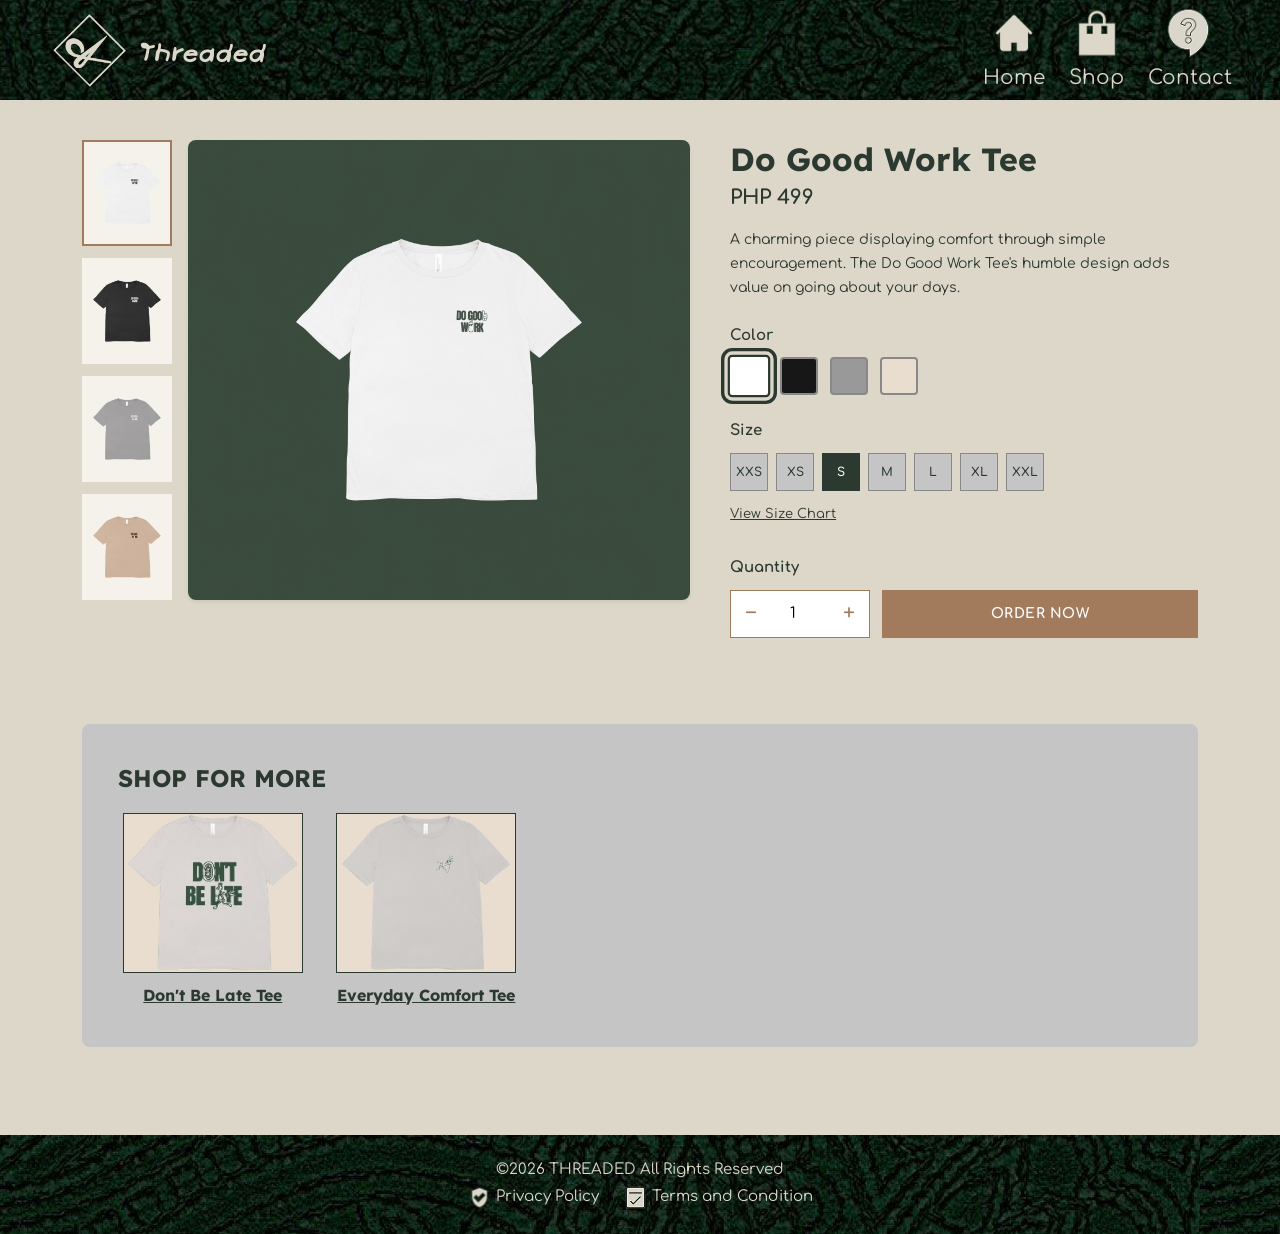
<file: solo-product-3.html>
<!-- THREADED - solo product page html-->
<!doctype html>
<html lang="en">

<head>
    <meta charset="utf-8">
    <meta name="viewport" content="width=device-width, initial-scale=1">
    <title>Threaded - Do Good Work Tee</title>

    <!-- bootstrap css -->
    <link href="https://cdn.jsdelivr.net/npm/bootstrap@5.3.3/dist/css/bootstrap.min.css" rel="stylesheet">

    <!-- Google Fonts -->
    <link rel="preconnect" href="https://fonts.googleapis.com">
    <link rel="preconnect" href="https://fonts.gstatic.com" crossorigin>
    <link href="https://fonts.googleapis.com/css2?family=Comfortaa:wght@300;400;700&family=Lexend:wght@300;400;700&family=Tilt+Neon:XROT,YROT@-45..45,-45..45&display=swap" rel="stylesheet">

    <!-- embedded solo product css -->
    <style>
        :root {
            --product-dark: #2C3930;
            --product-green: #3F4F44;
            --product-brown: #A27B5C;
            --product-beige: #DCD7C9;
            --product-gray: #C5C5C5;
            --product-white: #F5F2EB;
        }

        body.product-page {
            background-color: var(--product-beige) !important;
            color: var(--product-dark) !important;
            font-family: 'Comfortaa', sans-serif !important;
            margin: 0;
            padding: 0;
        }

        .product-page h1, 
        .product-page h2, 
        .product-page h3, 
        .product-page h4, 
        .product-page h5, 
        .product-page h6 {
            font-family: 'Lexend', sans-serif !important;
        }

        /* header and footer */
		.product-page .site-header {
		    background-image: url('img/headerfooter-bg.jpg');
		    background-size: cover;
		    background-position: center;
		    background-repeat: no-repeat;
		    color: #DCD7C9;
		    width: 100%;
		    height: 100px;
		    display: flex;
		    align-items: center;
		}
		
		.product-page .site-footer {
		    background-image: url('img/headerfooter-bg.jpg');
		    margin-top: auto;
		    height: auto; 
		    min-height: 70px;
		    display: flex;
		    flex-direction: column;
		    justify-content: center;
		    padding: 1.5rem 0;
		    font-size: 15px;
		}
		
		.product-page .site-footer p {
		    color: #DCD7C9;
		}
		
		.product-page .nav-icon {
		    width: 50px;
		    height: 50px; 
		    margin-bottom: 5px;
		    object-fit: contain;
		}
		
		.product-page .footer-icon {
		    width: 25px;
		    height: 25px;
		    object-fit: contain;
		}

		.product-page .logo-text {
            font-size: 32px;
        }
		
		.product-page .site-header a {
		    color: #DCD7C9;
		    text-decoration: none;
		    font-size: 20px;
		}
		
		.product-page .site-footer a {
		    color: #DCD7C9;
		    text-decoration: none;
		}
		
		.product-page .site-header a:hover, 
		.product-page .site-footer a:hover {
		    color: var(--product-brown) !important;
		}

        /* Product Main Layout */
        .product-page .product-section {
            padding: 40px 0;
        }

        .product-page .product-layout-grid {
            display: grid;
            grid-template-columns: 1.3fr 1fr;
            gap: 40px;
            align-items: start;
            width: 100%;
        }

        .product-page .gallery-layout-grid {
            display: grid;
            grid-template-columns: 90px 1fr;
            gap: 16px;
            align-items: stretch;
            width: 100%;
        }

        .product-page .product-details-box {
            width: 100%;
        }

        /* Thumbnails Column */
        .product-page .thumbnail-list {
            display: flex;
            flex-direction: column;
            justify-content: space-between;
            height: 100%;
        }

        .product-page .thumbnail-button {
            width: 100%;
            height: calc((460px - 36px) / 4);
            max-width: 90px;
            padding: 4px;
            border: 2px solid transparent;
            background-color: var(--product-white);
            cursor: pointer;
            overflow: hidden;
            transition: border-color 0.2s ease;
        }

        .product-page .thumbnail-button.active,
        .product-page .thumbnail-button:hover {
            border-color: var(--product-brown);
        }

        .product-page .thumbnail-button img {
            width: 100%;
            height: 100%;
            object-fit: contain;
        }

        /* Main Image Display Box */
        .product-page .main-product-image-box {
            display: flex;
            justify-content: center;
            align-items: center;
            width: 100%;
            height: 460px;
            background: linear-gradient(rgba(63, 79, 68, 0.9), rgba(63, 79, 68, 0.9)), url('img/herosection-bg.jpg') no-repeat center center !important;
            background-size: cover !important;
            border-radius: 8px;
            padding: 2rem;
        }

        .product-page .main-product-image-box img {
            max-width: 100%;
            max-height: 400px;
            object-fit: contain;
            transition: opacity 0.2s ease-in-out;
        }

        /* Product Details Info */
        .product-page .product-heading {
            font-size: 32px;
            font-weight: 700;
            color: var(--product-dark);
            margin-bottom: 5px;
        }

        .product-page .product-cost {
            font-size: 20px;
            font-weight: 700;
            color: var(--product-dark);
            margin-bottom: 15px;
        }

        .product-page .product-description {
            font-size: 14px;
            line-height: 1.7;
            color: var(--product-dark);
            margin-bottom: 25px;
        }

        /* options */
        .product-page .option-label {
            font-weight: 700;
            font-size: 15px;
            margin-bottom: 10px;
            color: var(--product-dark);
            display: block;
        }

        /* square shape color swatches */
        .product-page .color-options {
            display: flex;
            gap: 12px;
            align-items: center;
            margin-bottom: 25px;
        }

        .product-page .color-options input[type="radio"] {
            display: none;
        }

        .product-page .color-options label.color-swatch {
            display: inline-block !important;
            width: 38px !important;
            height: 38px !important;
            border-radius: 4px !important;
            cursor: pointer !important;
            border: 2px solid #888 !important;
            transition: transform 0.2s ease, outline 0.2s ease, border-color 0.2s ease !important;
        }

        .product-page .white-swatch { background-color: #FFFFFF !important; }
        .product-page .black-swatch { background-color: #171717 !important; }
        .product-page .gray-swatch  { background-color: #999999 !important; }
        .product-page .beige-swatch { background-color: #E9DDD0 !important; }

        .product-page .color-options input[type="radio"]:checked + .color-swatch {
            outline: 3px solid #2c3930 !important;
            outline-offset: 3px !important;
            border-color: #2c3930 !important;
            transform: scale(1.12) !important;
            border-radius: 4px !important;
        }

        /* size selector */
        .product-page .size-options {
            display: flex;
            flex-wrap: wrap;
            gap: 8px;
            margin-bottom: 10px;
        }

        .product-page .size-radio {
            display: none;
        }

        .product-page .size-options label {
            display: flex;
            align-items: center;
            justify-content: center;
            width: 38px;
            height: 38px;
            background-color: var(--product-gray);
            color: var(--product-dark);
            border: 1px solid #888;
            font-size: 12px;
            font-weight: 600;
            cursor: pointer;
            transition: 0.2s ease;
        }

        .product-page .size-options label:hover {
            background-color: var(--product-brown);
            color: #FFF;
        }

        .product-page .size-radio:checked + label {
            background-color: var(--product-dark);
            color: #FFF;
            border-color: var(--product-dark);
        }

        .product-page .size-chart-link {
            background: none;
            border: none;
            padding: 0;
            color: var(--product-dark);
            text-decoration: underline;
            font-size: 13px;
            cursor: pointer;
            margin-bottom: 25px;
            display: inline-block;
        }

        .product-page .size-chart-link:hover {
            color: var(--product-brown);
        }

        /* Quantity & Order Row */
        .product-page .quantity-order-row {
            display: flex;
            gap: 12px;
            align-items: stretch;
            margin-bottom: 10px;
        }

        .product-page .quantity-control {
            display: flex;
            width: 140px;
            height: 48px;
            background-color: #FFF;
            border: 1px solid var(--product-brown);
        }

        .product-page .quantity-control button {
            flex: 0 0 40px;
            background: #FFF;
            border: none;
            color: var(--product-brown);
            font-size: 22px;
            cursor: pointer;
        }

        .product-page .quantity-control button:hover {
            background-color: var(--product-beige);
        }

        .product-page .quantity-control input {
            flex: 1;
            border: none;
            text-align: center;
            font-size: 15px;
            outline: none;
            background: transparent;
        }

        .product-page .order-button {
			display: inline-flex;
			align-items: center;
			justify-content: center;
            flex: 1;
            height: 48px;
            background-color: var(--product-brown);
            border: none;
            color: #FFF;
            font-weight: 700;
            font-size: 14px;
            letter-spacing: 0.5px;
            cursor: pointer;
            transition: background-color 0.2s ease;
        }

        .product-page .order-button:hover {
            background-color: var(--product-dark);
        }

        .product-page .order-feedback {
            font-size: 13px;
            font-weight: 600;
            min-height: 20px;
            color: var(--product-green);
            margin-top: 5px;
        }

        /* shop for more */
        .product-page .shop-more-section {
            padding: 40px 0;
            background-color: var(--product-gray);
            margin-top: 40px;
            border-radius: 8px;
        }

        .product-page .shop-more-title {
            font-size: 24px;
            font-weight: 700;
            margin-bottom: 20px;
            color: var(--product-dark);
        }

        .product-page .related-products-grid {
            display: grid;
            grid-template-columns: repeat(auto-fill, minmax(180px, 1fr));
            gap: 24px;
        }

		.product-page .related-product-link {
		    display: flex;
		    flex-direction: column;
		    align-items: center;
		    gap: 10px;
		    color: var(--product-dark);
		    text-decoration: underline; 
		    font-weight: 700 !important;
		    transition: color 0.3s ease;
		}
		
		.product-page .related-product-link:hover {
		    color: var(--product-brown); 
		}
		.product-page .related-product-link span {
		    font-weight: 700 !important;
		    font-family: 'Lexend', sans-serif;
		}

        .product-page .related-product-image {
            width: 100%;
            max-width: 180px;
            height: 160px;
            object-fit: cover;
            border: 1px solid var(--product-dark);
            background-color: #E9DDD0;
        }

        /* Size Chart Modal */
        .product-page .size-modal {
            background-color: var(--product-beige);
            color: var(--product-dark);
        }

        .product-page .size-modal .modal-header {
            border-bottom: 1px solid var(--product-brown);
        }

        .product-page .size-modal .table th {
            background-color: var(--product-green);
            color: #FFF;
        }

        .product-page .size-modal .table td {
            background-color: var(--product-white);
        }

        @media (max-width: 991.98px) {
            .product-page .product-layout-grid {
                grid-template-columns: 1fr;
            }
        }

		@media (max-width: 768px) {
            .product-page .site-header {
                height: 80px;
                padding: 0;
            }

            .product-page .site-header .container {
                flex-direction: row;
                flex-wrap: nowrap;
                padding: 0 10px;
            }

            .product-page .site-header .logo img {
                width: 45px; 
                height: 45px;
            }
            
            .product-page .site-header .logo-text {
                font-size: 1.2rem; 
            }

            .product-page .site-header nav ul {
                gap: 10px;
            }

            .product-page .nav-icon {
                width: 25px;
                height: 25px;
            }

            .product-page .site-header a {
                font-size: 0.7rem;
            }
        }

        @media (max-width: 576px) {
        }
    </style>
</head>

<body class="product-page">

    <!-- header -->
    <header class="site-header py-3">
        <div class="container-fluid px-3 px-md-5 d-flex justify-content-between align-items-center">
            <div class="logo d-flex align-items-center">
                <img src="img/threadedlogo-simplelight.png" alt="Threaded Logo Simple Light" class="me-2" style="width: 83px; height: 83px; object-fit: contain;">
                <span class="logo-text" style="font-family: 'Tilt Neon', sans-serif; font-variation-settings: 'XROT' 13, 'YROT' 45;">Threaded</span>
            </div>
            <nav>
                <ul class="d-flex gap-4 list-unstyled mb-0 text-center">
                    <li>
                        <a href="index.html" class="d-flex flex-column align-items-center text-decoration-none">
                            <img src="img/home-icon-light.png" alt="Navigate to Home" class="nav-icon">
                            Home
                        </a>
                    </li>
                    <li>
                        <a href="index.html#products-section" class="d-flex flex-column align-items-center text-decoration-none">
                            <img src="img/shop-icon-light.png" alt="Navigate to Shop" class="nav-icon">
                            Shop
                        </a>
                    </li>
                    <li>
                        <a href="contact.html" class="d-flex flex-column align-items-center text-decoration-none">
                            <img src="img/contact-icon-light.png" alt="Navigate to Contact Us" class="nav-icon">
                            Contact
                        </a>
                    </li>
                </ul>
            </nav>
        </div>
    </header>

    <!-- main content -->
    <main class="product-section">
        <div class="container">
            <div class="product-layout-grid">

                <!-- the left column gallery -->
                <div class="gallery-layout-grid">
					<!-- thumbnails -->
					<div class="thumbnail-list">
					    <button type="button" class="thumbnail-button active" data-image="img/dogoodwork-white-tee.png" data-alt="Do Good Work Tee in White" aria-label="View white shirt">
					        <img src="img/dogoodwork-white-tee.png" alt="White Tee thumbnail">
					    </button>
					    <button type="button" class="thumbnail-button" data-image="img/dogoodwork-black-tee.png" data-alt="Do Good Work Tee in Black" aria-label="View black shirt">
					        <img src="img/dogoodwork-black-tee.png" alt="Black Tee thumbnail">
					    </button>
					    <button type="button" class="thumbnail-button" data-image="img/dogoodwork-gray-tee.png" data-alt="Do Good Work Tee in Gray" aria-label="View gray shirt">
					        <img src="img/dogoodwork-gray-tee.png" alt="Gray Tee thumbnail">
					    </button>
					    <button type="button" class="thumbnail-button" data-image="img/dogoodwork-beige-tee.png" data-alt="Do Good Work Tee in Beige" aria-label="View beige shirt">
					        <img src="img/dogoodwork-beige-tee.png" alt="Beige Tee thumbnail">
					    </button>
					</div>
					
					<!-- main display -->
					<div class="main-product-image-box shadow-sm">
					    <img id="mainProductImage" src="img/dogoodwork-white-tee.png" alt="Do Good Work Tee in White">
					</div>
                </div>

                <!-- right cloumn that displays product details -->
                <div class="product-details-box">
                    <h1 class="product-heading">Do Good Work Tee</h1>
                    <p class="product-cost">PHP 499</p>
                    <p class="product-description">
                        A charming piece displaying comfort through simple encouragement. The Do Good Work Tee's humble design adds value on going about your days.
                    </p>

                    <!-- square shaped swatches for color selection -->
                    <div class="mb-3">
                        <span class="option-label">Color</span>
						<div class="color-options">
						    <input type="radio" name="color" id="color-white" value="White" data-image="img/dogoodwork-white-tee.png" checked>
						    <label for="color-white" class="color-swatch white-swatch" title="White"><span class="visually-hidden">White</span></label>
						
						    <input type="radio" name="color" id="color-black" value="Black" data-image="img/dogoodwork-black-tee.png">
						    <label for="color-black" class="color-swatch black-swatch" title="Black"><span class="visually-hidden">Black</span></label>
						
						    <input type="radio" name="color" id="color-gray" value="Gray" data-image="img/dogoodwork-gray-tee.png">
						    <label for="color-gray" class="color-swatch gray-swatch" title="Gray"><span class="visually-hidden">Gray</span></label>
						
						    <input type="radio" name="color" id="color-beige" value="Beige" data-image="img/dogoodwork-beige-tee.png">
						    <label for="color-beige" class="color-swatch beige-swatch" title="Beige"><span class="visually-hidden">Beige</span></label>
						</div>
                    </div>

                    <!-- SIZE SELECTION -->
                    <div class="mb-2">
                        <span class="option-label">Size</span>
                        <div class="size-options">
                            <input type="radio" name="size" id="size-xxs" value="XXS" class="size-radio"><label for="size-xxs">XXS</label>
                            <input type="radio" name="size" id="size-xs" value="XS" class="size-radio"><label for="size-xs">XS</label>
                            <input type="radio" name="size" id="size-s" value="S" class="size-radio" checked><label for="size-s">S</label>
                            <input type="radio" name="size" id="size-m" value="M" class="size-radio"><label for="size-m">M</label>
                            <input type="radio" name="size" id="size-l" value="L" class="size-radio"><label for="size-l">L</label>
                            <input type="radio" name="size" id="size-xl" value="XL" class="size-radio"><label for="size-xl">XL</label>
                            <input type="radio" name="size" id="size-xxl" value="XXL" class="size-radio"><label for="size-xxl">XXL</label>
                        </div>
                        <button type="button" class="size-chart-link" data-bs-toggle="modal" data-bs-target="#sizeChartModal">View Size Chart</button>
                    </div>

                    <!-- quantity and order row -->
                    <div>
                        <label for="quantity" class="option-label">Quantity</label>
                        <div class="quantity-order-row">
                            <div class="quantity-control">
                                <button type="button" id="decreaseQuantity" aria-label="Decrease quantity">−</button>
                                <input type="number" id="quantity" value="1" min="1" max="99" step="1" aria-label="Quantity">
                                <button type="button" id="increaseQuantity" aria-label="Increase quantity">+</button>
                            </div>
                            <button type="button" id="orderButton" class="order-button">ORDER NOW</button>
                        </div>
                        <p id="orderFeedback" class="order-feedback" role="status" aria-live="polite"></p>
                    </div>
                </div>

            </div>

            <!-- shop for more selection option -->
            <section class="shop-more-section px-4">
                <div class="container">
                    <h2 class="shop-more-title">SHOP FOR MORE</h2>
					<div class="related-products-grid">
					    <a href="solo-product-1.html" class="related-product-link">
					        <img src="img/dontbelate-white-tee" alt="Don't Be Late Tee" class="related-product-image">
					        <span>Don't Be Late Tee</span>
					    </a>
					    <a href="solo-product-2.html" class="related-product-link">
					        <img src="img/everydaycomfort-white-tee" alt="Everyday Comfort Tee" class="related-product-image">
					        <span>Everyday Comfort Tee</span>
					    </a>
					</div>
                </div>
            </section>
        </div>
    </main>

    <!-- the size chart modal -->
    <div class="modal fade" id="sizeChartModal" tabindex="-1" aria-labelledby="sizeChartTitle" aria-hidden="true">
        <div class="modal-dialog modal-dialog-centered">
            <div class="modal-content size-modal">
                <div class="modal-header">
                    <h2 class="modal-title fs-5" id="sizeChartTitle">Do Good Work Tee – Size Chart</h2>
                    <button type="button" class="btn-close" data-bs-dismiss="modal" aria-label="Close"></button>
                </div>
                <div class="modal-body">
                    <p>Please refer to the official shirt measurements before choosing your size.</p>
                    <div class="table-responsive">
                        <table class="table table-bordered text-center">
                            <thead>
                                <tr>
                                    <th scope="col">Size</th>
                                    <th scope="col">Chest</th>
									<th scope="col">Waist</th>
									<th scope="col">Hips</th>
                                </tr>
                            </thead>
                            <tbody>
                                <tr><th scope="row">XXS</th><td>33</td><td>26</td><td>34</td></tr>
                                <tr><th scope="row">XS</th><td>35</td><td>28</td><td>35</td></tr>
                                <tr><th scope="row">S</th><td>36</td><td>30</td><td>37</td></tr>
                                <tr><th scope="row">M</th><td>38</td><td>32</td><td>39</td></tr>
                                <tr><th scope="row">L</th><td>40</td><td>35</td><td>40</td></tr>
                                <tr><th scope="row">XL</th><td>42</td><td>37</td><td>42</td></tr>
                                <tr><th scope="row">XXL</th><td>43</td><td>39</td><td>44</td></tr>
                            </tbody>
                        </table>
                    </div>
                </div>
            </div>
        </div>
    </div>

    <!-- footer -->
    <footer class="site-footer text-center mt-5">
        <div class="container-fluid px-5">
            <p class="mb-1">©2026 THREADED All Rights Reserved</p>
            <div class="d-flex justify-content-center gap-4">
                <a href="privacy.html" class="d-inline-flex align-items-center">
                    <img src="img/privacypolicy-icon-light.png" alt="Privacy Policy Icon" class="footer-icon me-1">
                    Privacy Policy
                </a>
                <a href="terms.html" class="d-inline-flex align-items-center">
                    <img src="img/termsandcondition-icon-light.png" alt="Terms and Condition Icon" class="footer-icon me-1">
                    Terms and Condition
                </a>
            </div>
        </div>
    </footer>
	
    <!-- bootstrap js -->
    <script src="https://cdn.jsdelivr.net/npm/bootstrap@5.3.3/dist/js/bootstrap.bundle.min.js"></script>

    <!-- product interactivity java script-->
    <script>
        document.addEventListener('DOMContentLoaded', function () {
            const mainImage = document.getElementById('mainProductImage');
            const thumbnailButtons = document.querySelectorAll('.thumbnail-button');
            const colorRadios = document.querySelectorAll('input[name="color"]');
            
            const decreaseBtn = document.getElementById('decreaseQuantity');
            const increaseBtn = document.getElementById('increaseQuantity');
            const quantityInput = document.getElementById('quantity');
            const orderButton = document.getElementById('orderButton');
            const orderFeedback = document.getElementById('orderFeedback');

            if (!mainImage) return;

            function updateProductDisplay(imageSrc, altText, selectedColorName) {
                mainImage.style.opacity = '0.4';
                setTimeout(() => {
                    mainImage.src = imageSrc;
                    mainImage.alt = altText;
                    mainImage.style.opacity = '1';
                }, 120);

                thumbnailButtons.forEach(btn => {
                    const btnImage = btn.getAttribute('data-image');
                    if (btnImage === imageSrc || btnImage.trim() === imageSrc.trim()) {
                        btn.classList.add('active');
                    } else {
                        btn.classList.remove('active');
                    }
                });

                if (selectedColorName) {
                    const matchingRadio = document.querySelector(`input[name="color"][value="${selectedColorName}"]`);
                    if (matchingRadio) matchingRadio.checked = true;
                }
            }

            thumbnailButtons.forEach(button => {
                button.addEventListener('click', function () {
                    const img = this.getAttribute('data-image');
                    const alt = this.getAttribute('data-alt') || "Product Image";
                    
                    let colorName = 'White';
                    const lowerImg = img.toLowerCase();
                    if (lowerImg.includes('black')) colorName = 'Black';
                    else if (lowerImg.includes('gray')) colorName = 'Gray';
                    else if (lowerImg.includes('beige')) colorName = 'Beige';

                    updateProductDisplay(img, alt, colorName);
                });
            });

            colorRadios.forEach(radio => {
                radio.addEventListener('change', function () {
                    if (this.checked) {
                        const img = this.getAttribute('data-image');
                        const colorValue = this.value;
                        const alt = 'DoGoodWork in ${colorValue}';
                        updateProductDisplay(img, alt, null);
                    }
                });
            });

            if (decreaseBtn && quantityInput) {
                decreaseBtn.addEventListener('click', function () {
                    let currentValue = parseInt(quantityInput.value) || 1;
                    if (currentValue > 1) quantityInput.value = currentValue - 1;
                });
            }

            if (increaseBtn && quantityInput) {
                increaseBtn.addEventListener('click', function () {
                    let currentValue = parseInt(quantityInput.value) || 1;
                    if (currentValue < 99) quantityInput.value = currentValue + 1;
                });
            }

            if (orderButton && quantityInput && orderFeedback) {
				orderButton.addEventListener('click', function (event) {
				event.preventDefault();

				const selectedColorRadio = document.querySelector('input[name="color"]:checked');
				const selectedSizeRadio = document.querySelector('input[name="size"]:checked');
        
				const selectedColor = selectedColorRadio ? selectedColorRadio.value : 'Default';
				const selectedSize = selectedSizeRadio ? selectedSizeRadio.value : 'S';
				const qty = quantityInput.value;

				const titleElement = document.querySelector('h1');
				const productName = titleElement ? titleElement.textContent.trim() : "Don't Be Late Tee";

				const recipient = 'orders@examplewebsite142.com';
				const subject = `Order Inquiry: ${productName} (${selectedColor} - ${selectedSize})`;
				const body = `Good day!\n\n` +
					`I would like to place an order for the following products:\n` +
					`• Product: ${productName}\n` +
					`• Color: ${selectedColor}\n` +
					`• Size: ${selectedSize}\n` +
					`• Quantity: ${qty}\n\n` +
					`Here are the contact details:\n` +
					`Full Name: \n` +
					`Shipping Address: \n` +
					`Contact Number: \n\n` +
					`Thank you!`;

      			window.location.href = `mailto:${recipient}?subject=${encodeURIComponent(subject)}&body=${encodeURIComponent(body)}`;
				});
            }
        });
    </script>
</body>

</html>
</file>
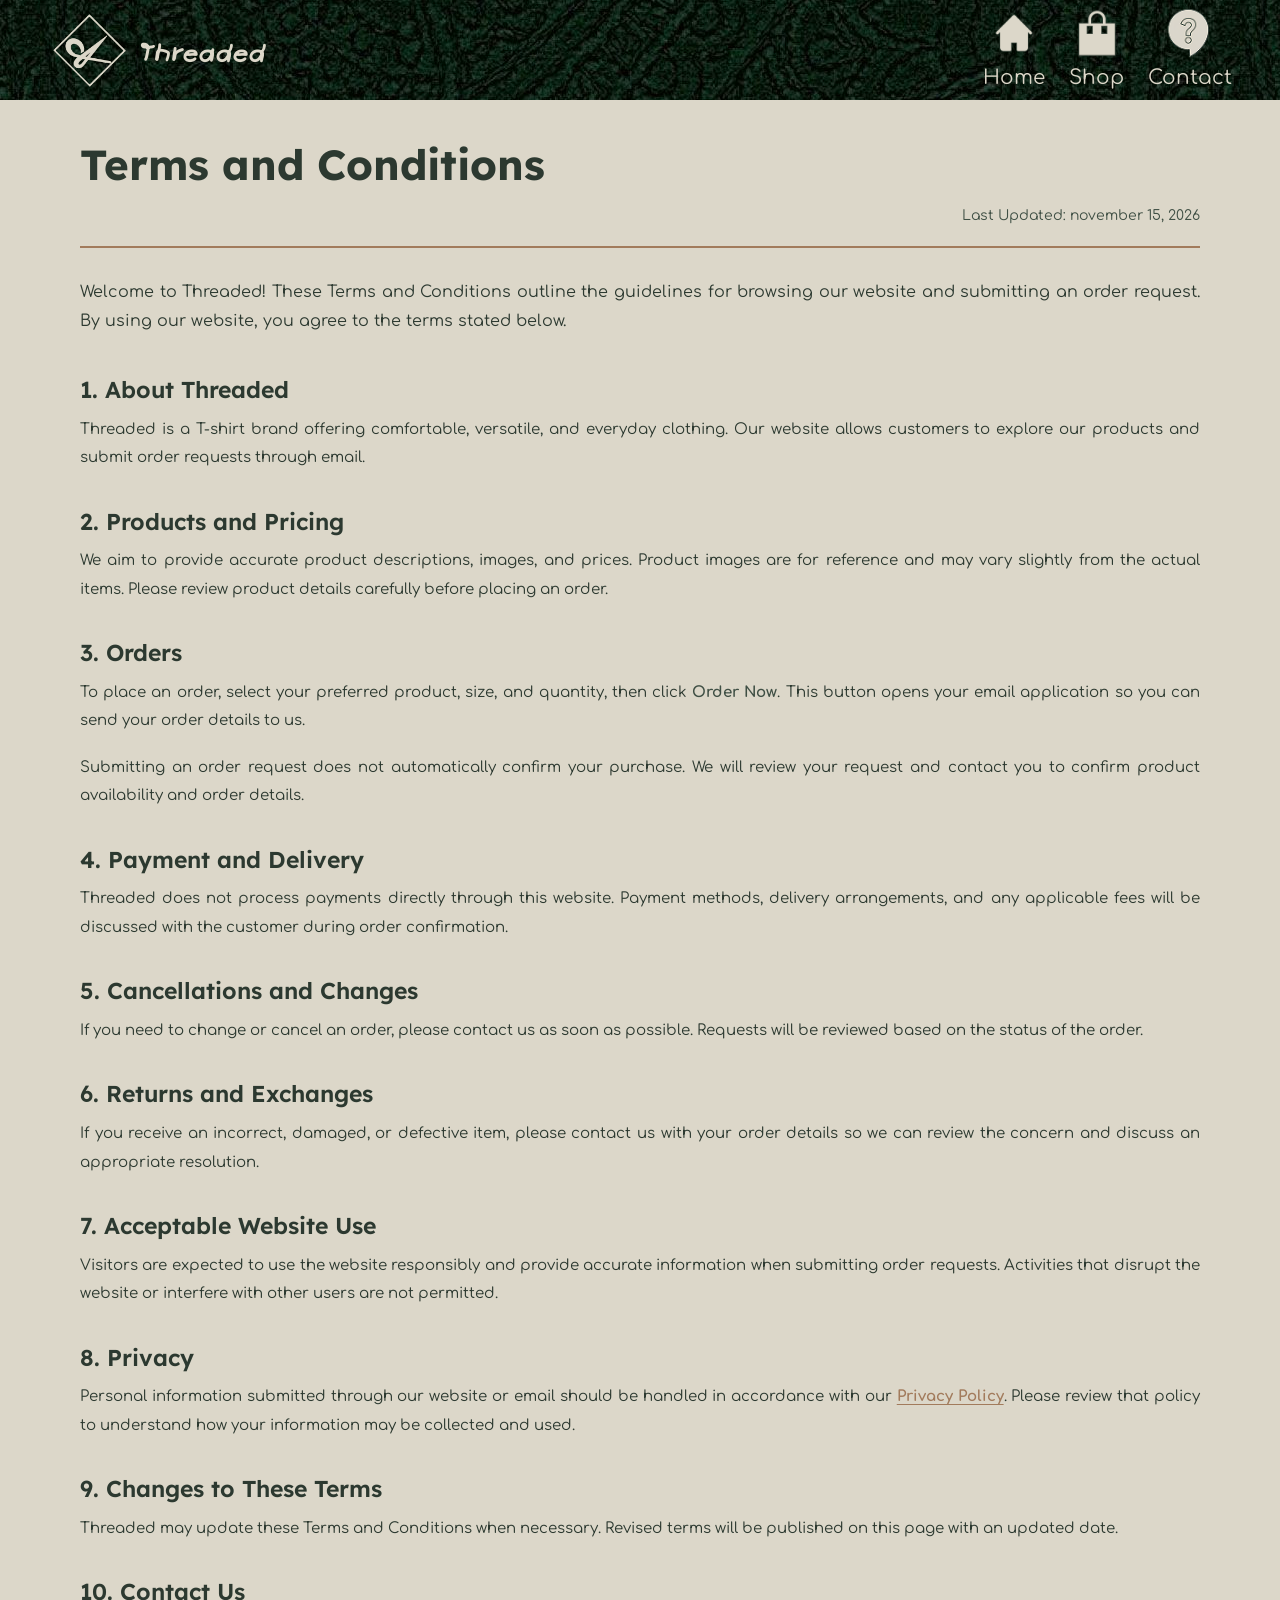
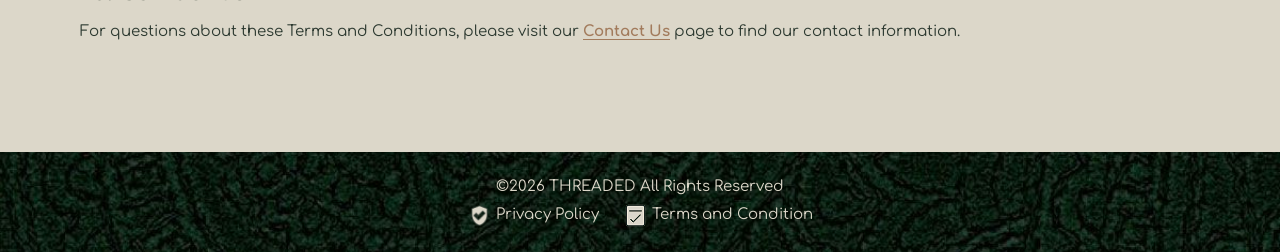
<file: terms.html>
<!doctype html>
<html lang="en">

<head>
    <meta charset="utf-8">
    <meta name="viewport" content="width=device-width, initial-scale=1">
    <title>Threaded - Terms and Conditions</title>

    <!-- Bootstrap -->
    <link href="https://cdn.jsdelivr.net/npm/bootstrap@5.3.3/dist/css/bootstrap.min.css" rel="stylesheet">

    <!-- Google Fonts -->
    <link rel="preconnect" href="https://fonts.googleapis.com">
    <link rel="preconnect" href="https://fonts.gstatic.com" crossorigin>
    <link href="https://fonts.googleapis.com/css2?family=Comfortaa:wght@300;400;700&family=Lexend:wght@300;400;700&family=Tilt+Neon:XROT,YROT@-45..45,-45..45&display=swap"
        rel="stylesheet">

    <style>
       /* THREADED - SHARED WEBSITE CSS */

:root {
    --primary-green: #2C3930;
    --secondary-green: #3F4F44;
    --brand-tan: #A27B5C;
    --bg-beige: #DCD7C9;

    --font-heading: 'Lexend', sans-serif;
    --font-body: 'Comfortaa', sans-serif;
    --font-logo: 'Tilt Neon', sans-serif;
}

*, *::before, *::after {
    box-sizing: border-box;
    margin: 0;
    padding: 0;
}

body {
    background-color: var(--bg-beige);
    font-family: var(--font-body);
    color: var(--primary-green);
    display: flex;
    flex-direction: column;
    min-height: 100vh;
}

main {
    flex-grow: 1;
}

h1, h2, h3, h4, h5, h6 {
    font-family: var(--font-heading);
    color: var(--primary-green);
}

a {
    color: var(--primary-green);
}

.logo-text {
    font-family: var(--font-logo);
    font-weight: 400;
    font-variation-settings: 'XROT' 13, 'YROT' 45;
    color: #DCD7C9;
    font-size: 32px;
}

/* HEADER */

.site-header {
    background-color: rgba(44, 57, 48, 0.85);
    background-image: url('img/headerfooter-bg.jpg');
    background-repeat: repeat;
    background-position: center center;
    color: #DCD7C9;
    width: 100%;
    height: 100px;
    display: flex;
    align-items: center;
    padding: 15px 0;
}

/* FOOTER */

.site-footer {
    background-image: url('img/headerfooter-bg.jpg');
    background-size: cover;
    background-position: center;
    margin-top: auto;
    height: auto;
    min-height: 70px;
    display: flex;
    flex-direction: column;
    justify-content: center;
    padding: 1.5rem 0;
    font-size: 15px;
}

.site-footer p {
    color: #DCD7C9;
}

/* ICONS */

.nav-icon {
    width: 50px;
    height: 50px;
    margin-bottom: 5px;
    object-fit: contain;
}

.footer-icon {
    width: 25px;
    height: 25px;
    object-fit: contain;
}

.site-header a {
    color: #DCD7C9;
    text-decoration: none;
    font-size: 20px;
}

.site-footer a {
    color: #DCD7C9;
    text-decoration: none;
}

.site-header a:hover,
.site-footer a:hover {
    color: var(--brand-tan);
}

/* ACCESSIBILITY */

a:focus-visible,
button:focus-visible,
input:focus-visible,
textarea:focus-visible {
    outline: 3px solid var(--brand-tan);
    outline-offset: 2px;
}

.site-header a:focus-visible,
.site-footer a:focus-visible {
    outline-color: var(--brand-tan);
}

/* TERMS AND CONDITIONS PAGE */

.terms-main {
    flex-grow: 1;
    width: 100%;
    margin: 40px 0;
    padding: 0 80px;
    box-sizing: border-box;
}

.terms-container {
    width: 100%;
    max-width: none;
    margin: 0;
    padding: 0;
    background: transparent;
    border: none;
    box-shadow: none;
}

.terms-heading {
    text-align: left;
}

.terms-heading h1 {
    font-family: var(--font-heading);
    font-size: 42px;
    font-weight: 700;
    color: var(--primary-green);
    margin-bottom: 15px;
}

.terms-heading .last-updated {
    font-family: var(--font-body);
    font-size: 14px;
    color: var(--secondary-green);
    text-align: end;
    border-bottom: 2px solid var(--brand-tan);
    padding-bottom: 20px;
    margin-bottom: 30px;
}

/* INTRODUCTION */

.terms-intro {
    font-size: 16px;
    line-height: 1.8;
    margin-bottom: 40px;
    text-align: justify;
}

/* SECTION HEADINGS */

.terms-section h2 {
    font-family: var(--font-heading);
    font-size: 23px;
    font-weight: 600;
    color: var(--primary-green);
    margin-top: 35px;
    margin-bottom: 12px;
    padding-bottom: 0;
    border: 0 !important;
}

/* SECTION PARAGRAPHS */

.terms-section p {
    font-family: var(--font-body);
    font-size: 15px;
    line-height: 1.9;
    color: var(--primary-green);
    margin-bottom: 18px;
    text-align: justify;
}

/* REMOVE LINES BETWEEN SECTIONS */

.terms-section {
    border: 0 !important;
    outline: 0 !important;
    background-image: none !important;
    box-shadow: none !important;
}

.terms-section + .terms-section {
    border-top: 0 !important;
}

/* EMPHASIZED TEXT */

.terms-container strong {
    font-weight: 700;
    color: var(--secondary-green);
}

/* LINKS */

.terms-container a {
    color: var(--brand-tan);
    font-weight: 700;
    text-decoration: underline;
    text-underline-offset: 3px;
}

.terms-container a:hover {
    color: var(--secondary-green);
}

.terms-container a:focus-visible {
    outline: 3px solid var(--brand-tan);
    outline-offset: 4px;
}

/* RESPONSIVE DESIGN */

@media (max-width: 991px) {
    .terms-heading h1 {
        font-size: 36px;
    }
}

@media (max-width: 768px) {
    .site-header {
        height: 80px;
        padding: 0;
    }

    .site-header .container-fluid {
        flex-direction: row;
        flex-wrap: nowrap;
        padding: 0 10px;
    }

    .site-header .logo img {
        width: 45px !important;
        height: 45px !important;
    }

    .site-header .logo-text {
        font-size: 1.2rem;
    }

    .site-header nav ul {
        gap: 10px;
    }

    .nav-icon {
        width: 25px;
        height: 25px;
    }

    .site-header a {
        font-size: 0.7rem;
    }

    .terms-main {
        padding: 0 25px;
    }

    .terms-heading h1 {
        font-size: 32px;
    }

    .terms-section h2 {
        font-size: 20px;
        margin-top: 28px;
    }

    .terms-section p {
        font-size: 14px;
        line-height: 1.8;
    }
}

@media (max-width: 480px) {
    .terms-main {
        padding: 0 18px;
    }

    .terms-heading h1 {
        font-size: 27px;
    }

    .terms-section h2 {
        font-size: 18px;
    }

    .terms-section p {
        font-size: 13px;
        text-align: left;
    }
}
    </style>
</head>

<body>

    <!-- HEADER -->
    <header class="site-header py-3">
        <div class="container-fluid px-3 px-md-5 d-flex justify-content-between align-items-center">

            <div class="logo d-flex align-items-center">
                <img src="img/threadedlogo-simplelight.png"
                    alt="Threaded Logo Simple Light"
                    class="me-2"
                    style="width: 83px; height: 83px; object-fit: contain;">

                <span class="logo-text"
                    style="font-family: 'Tilt Neon', sans-serif; font-variation-settings: 'XROT' 13, 'YROT' 45;">
                    Threaded
                </span>
            </div>

            <nav>
                <ul class="d-flex gap-4 list-unstyled mb-0 text-center">

                    <li>
                        <a href="index.html"
                            class="d-flex flex-column align-items-center text-decoration-none">
                            <img src="img/home-icon-light.png"
                                alt="Navigate to Home"
                                class="nav-icon">
                            Home
                        </a>
                    </li>

                    <li>
                        <a href="index.html#products-section"
                            class="d-flex flex-column align-items-center text-decoration-none">
                            <img src="img/shop-icon-light.png"
                                alt="Navigate to Shop"
                                class="nav-icon">
                            Shop
                        </a>
                    </li>

                    <li>
                        <a href="contact.html"
                            class="d-flex flex-column align-items-center text-decoration-none">
                            <img src="img/contact-icon-light.png"
                                alt="Navigate to Contact Us"
                                class="nav-icon">
                            Contact
                        </a>
                    </li>

                </ul>
            </nav>

        </div>
    </header>


    <!-- MAIN: TERMS AND CONDITIONS -->

    <main class="terms-main">

        <div class="terms-container">

            <div class="terms-heading">
                <h1>Terms and Conditions</h1>
                <p class="last-updated">
                    Last Updated: november 15, 2026
                </p>
            </div>

            <p class="terms-intro">
                Welcome to Threaded! These Terms and Conditions outline the guidelines for browsing our website and submitting an order request. By using our website, you agree to the terms stated below.
            </p>

            <section class="terms-section">
                <h2>1. About Threaded</h2>
                <p>
                    Threaded is a T-shirt brand offering comfortable, versatile, and everyday clothing. Our website allows customers to explore our products and submit order requests through email.
                </p>
            </section>

            <section class="terms-section">
                <h2>2. Products and Pricing</h2>
                <p>
                    We aim to provide accurate product descriptions, images, and prices. Product images are for reference and may vary slightly from the actual items. Please review product details carefully before placing an order.
                </p>
            </section>

            <section class="terms-section">
                <h2>3. Orders</h2>
                <p>
                    To place an order, select your preferred product, size, and quantity, then click <strong>Order Now</strong>. This button opens your email application so you can send your order details to us.
                </p>
                <p>
                    Submitting an order request does not automatically confirm your purchase. We will review your request and contact you to confirm product availability and order details.
                </p>
            </section>

            <section class="terms-section">
                <h2>4. Payment and Delivery</h2>
                <p>
                    Threaded does not process payments directly through this website. Payment methods, delivery arrangements, and any applicable fees will be discussed with the customer during order confirmation.
                </p>
            </section>

            <section class="terms-section">
                <h2>5. Cancellations and Changes</h2>
                <p>
                    If you need to change or cancel an order, please contact us as soon as possible. Requests will be reviewed based on the status of the order.
                </p>
            </section>

            <section class="terms-section">
                <h2>6. Returns and Exchanges</h2>
                <p>
                    If you receive an incorrect, damaged, or defective item, please contact us with your order details so we can review the concern and discuss an appropriate resolution.
                </p>
            </section>

            <section class="terms-section">
                <h2>7. Acceptable Website Use</h2>
                <p>
                    Visitors are expected to use the website responsibly and provide accurate information when submitting order requests. Activities that disrupt the website or interfere with other users are not permitted.
                </p>
            </section>

            <section class="terms-section">
                <h2>8. Privacy</h2>
                <p>
                    Personal information submitted through our website or email should be handled in accordance with our
                    <a href="privacy.html">Privacy Policy</a>.
                    Please review that policy to understand how your information may be collected and used.
                </p>
            </section>

            <section class="terms-section">
                <h2>9. Changes to These Terms</h2>
                <p>
                    Threaded may update these Terms and Conditions when necessary. Revised terms will be published on this page with an updated date.
                </p>
            </section>

            <section class="terms-section">
                <h2>10. Contact Us</h2>
                <p>
                    For questions about these Terms and Conditions, please visit our
                    <a href="contact.html">Contact Us</a>
                    page to find our contact information.
                </p>
            </section>

        </div>

    </main>


    <!-- FOOTER -->

    <footer class="site-footer text-center mt-5">

        <div class="container-fluid px-5">

            <p class="mb-1">©2026 THREADED All Rights Reserved</p>

            <div class="d-flex justify-content-center gap-4">

                <a href="privacy.html" class="d-inline-flex align-items-center">
                    <img src="img/privacypolicy-icon-light.png"
                        alt="Privacy Policy Icon"
                        class="footer-icon me-1">
                    Privacy Policy
                </a>

                <a href="terms.html" class="d-inline-flex align-items-center">
                    <img src="img/termsandcondition-icon-light.png"
                        alt="Terms and Condition Icon"
                        class="footer-icon me-1">
                    Terms and Condition
                </a>

            </div>

        </div>

    </footer>

</body>
</html>

</html>
</file>
<file: css/wifivestyle.css>
:root {
    --primary-green: #2C3930;
    --secondary-green: #3F4F44;
    --brand-tan: #A27B5C;
    --bg-beige: #DCD7C9;

    --font-heading: 'Lexend', sans-serif;
    --font-body: 'Comfortaa', sans-serif;
    --font-logo: 'Tilt Neon', sans-serif;
}


*, *::before, *::after {
    box-sizing: border-box;
    margin: 0;
    padding: 0;
}


body {
    background-color: var(--bg-beige);
    font-family: var(--font-body);
    color: #2C3930;
    display: flex;
    flex-direction: column;
    min-height: 100vh;
}

main {
    flex-grow: 1;
}

h1, h2, h3, h4, h5, h6 {
    font-family: var(--font-heading);
    color: #2C3930;
}

a {
    color: #2C3930; 
}


.brand-title, 
.logo-text {
    font-family: var(--font-logo);
    font-weight: 400;
    font-variation-settings: 'XROT' 13, 'YROT' 45;
    color: #DCD7C9;
}

.logo-text {
    font-size: 32px;
}

.brand-title {
    font-size: 96px;
    margin-bottom: 0;
}

.brand-tagline {
    font-size: 24px;
    font-weight: 300;
}

.about-text {
    font-size: 20px;
    line-height: 1.5;
    font-weight: 300;
}


.site-header {
    background-image: url('../img/headerfooter-bg.jpg');
    background-size: cover;
    background-position: center;
    background-repeat: no-repeat;
    color: #DCD7C9;
    width: 100%;
    height: 100px;
    display: flex;
    align-items: center;
}

.hero-section {
    background-image: url('../img/herosection-bg.jpg');
    background-size: cover;
    background-position: center;
    background-repeat: no-repeat;
    color: #DCD7C9;
    width: auto;
    min-height: 201px; 
    height: auto;
    padding: 40px 0;
    margin: 25px auto 0 auto;
    display: flex;
    align-items: center;
}

.hero-section h2 {
    font-size: 36px;
    color: #DCD7C9 !important;
}

.site-footer {
    background-image: url('../img/headerfooter-bg.jpg');
    margin-top: auto;
    height: auto; 
    min-height: 70px;
    display: flex;
    flex-direction: column;
    justify-content: center;
    padding: 1.5rem 0;
    font-size: 15px;
}

.site-footer p {
    color: #DCD7C9;
}


.nav-icon {
    width: 50px;
    height: 50px; 
    margin-bottom: 5px;
    object-fit: contain;
}

.footer-icon {
    width: 25px;
    height: 25px;
    object-fit: contain;
}

.site-header a {
    color: #DCD7C9;
    text-decoration: none;
    font-size: 20px;
}

.site-footer a {
    color: #DCD7C9;
    text-decoration: none;
}


.product-card {
    background-color: transparent;
    border: none;
    text-align: center;
    width: 100%;
    height: auto;
    margin: 0 auto;
}

.product-img-placeholder {
    background-color: var(--secondary-green);
    width: 100%;
    height: auto;          
    aspect-ratio: 3 / 4;   
    object-fit: cover;     
    margin-bottom: 1rem;
    border: 3px solid var(--brand-tan);
}

.product-title {
    font-weight: bold;
    font-size: 20px;
    margin-bottom: 0.25rem;
}

.product-title a {
    color: #2C3930;
    text-decoration: underline !important;
    text-underline-offset: 4px;
    transition: color 0.2s ease-in-out;
}

.product-price {
    font-size: 20px;
    color: #2C3930;
}


.site-header a:hover, 
.site-footer a:hover,
.product-title a:hover {
    color: var(--brand-tan);
}

a:focus-visible, 
button:focus-visible, 
input:focus-visible, 
textarea:focus-visible {
    outline: 3px solid var(--brand-tan);
    outline-offset: 2px;
}

.site-header a:focus-visible, 
.site-footer a:focus-visible {
    outline-color: var(--brand-tan); 
}


@media (max-width: 991px) {
    .brand-title {
        font-size: 56px;
    }
    
    .hero-section h2 {
        font-size: 28px;
    }
    
    .brand-tagline {
        font-size: 18px;
    }
    
    .about-text {
        font-size: 16px;
    }
}

@media (max-width: 768px) {
    .site-header {
        height: 80px;
        padding: 0;
    }

    .site-header .container {
        flex-direction: row;
        flex-wrap: nowrap;
        padding: 0 10px;
    }

    .site-header .logo img {
        width: 45px; 
        height: 45px;
    }
    
    .site-header .logo-text {
        font-size: 1.2rem; 
    }

    .site-header nav ul {
        gap: 10px;
    }

    .nav-icon {
        width: 25px;
        height: 25px;
    }

    .site-header a {
        font-size: 0.7rem;
    }

    .hero-section {
        height: auto; 
        padding: 40px 15px; 
    }
    
    .hero-section .col-md-7 {
        display: flex !important;
        flex-direction: column !important;
        align-items: center !important;
        justify-content: center !important;
        text-align: center !important;
    }

    .hero-section .col-md-7 img {
        margin: 0 auto 15px auto !important;
        display: block !important;
    }
    
    .hero-section .col-md-5 {
        text-align: center;
        margin-top: 30px;
    }

    .product-card {
        width: 100%;
        max-width: 340px;
    }
}
</file>
